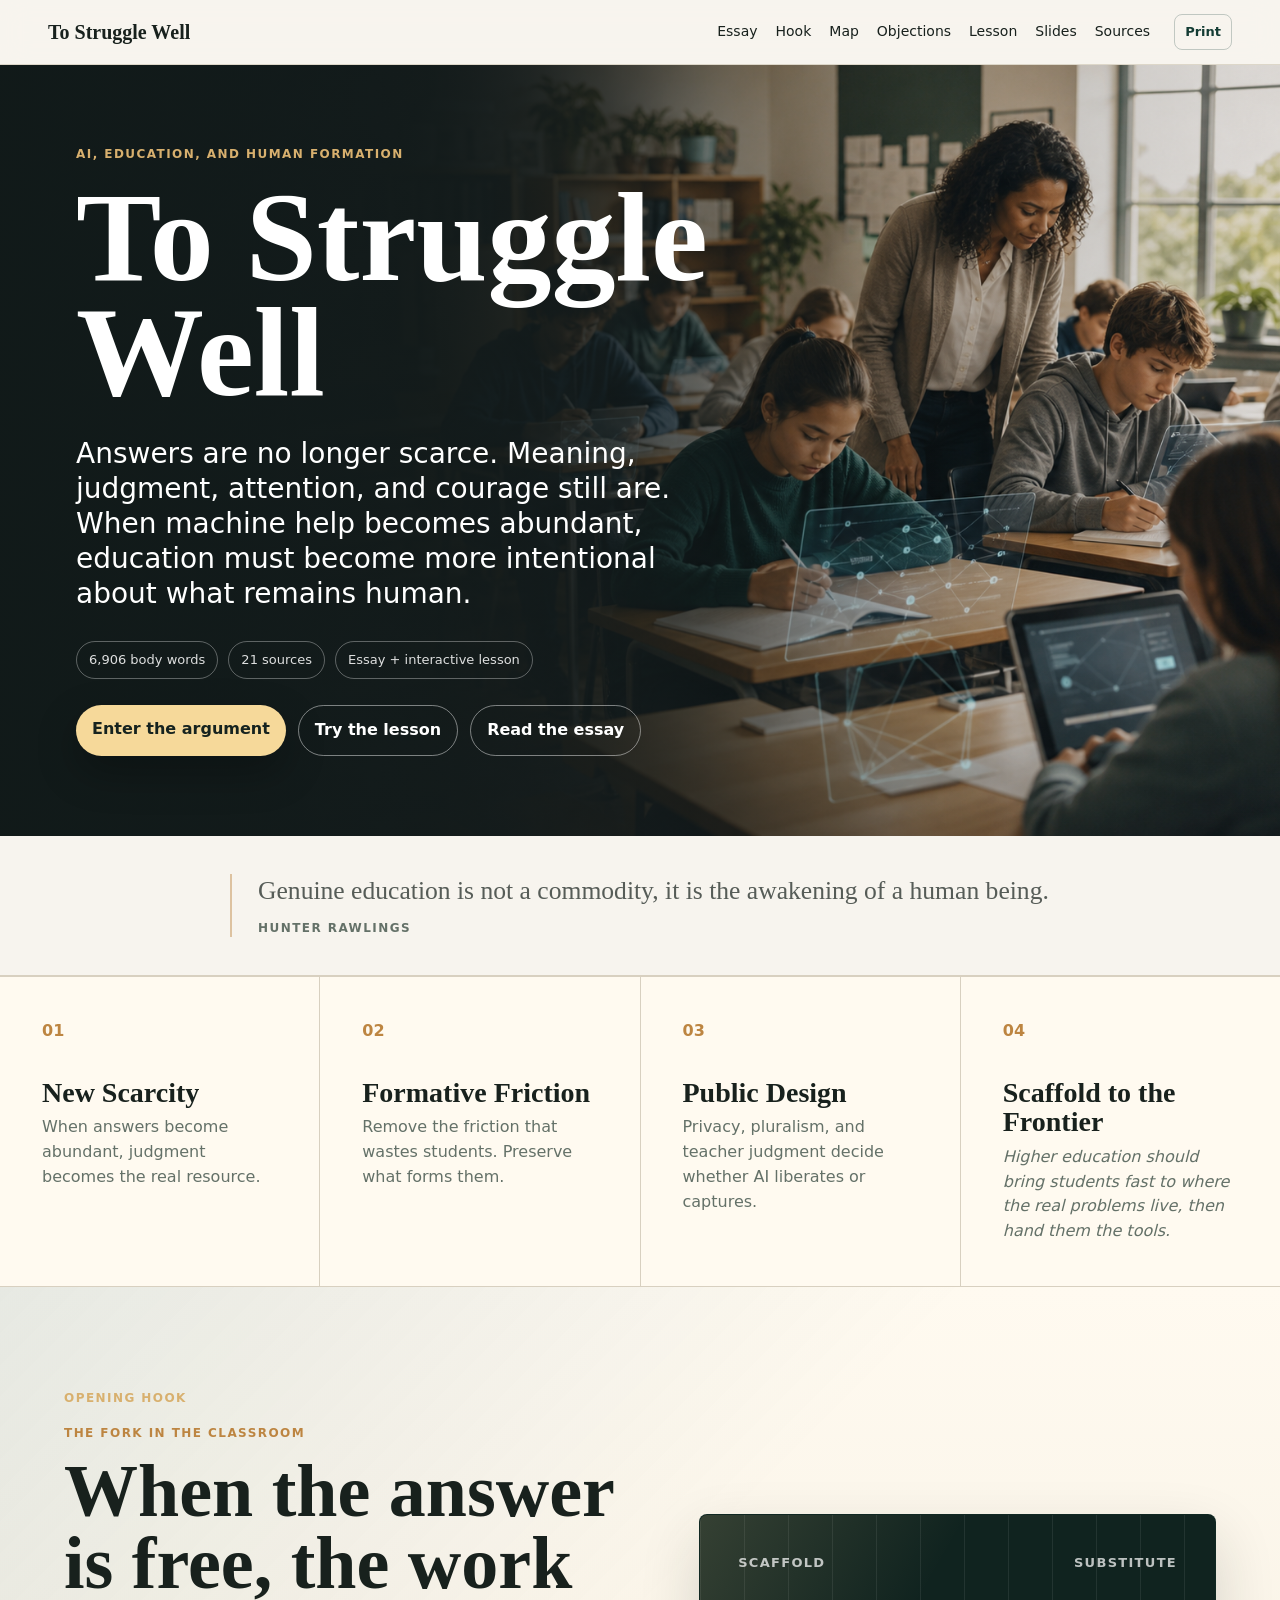
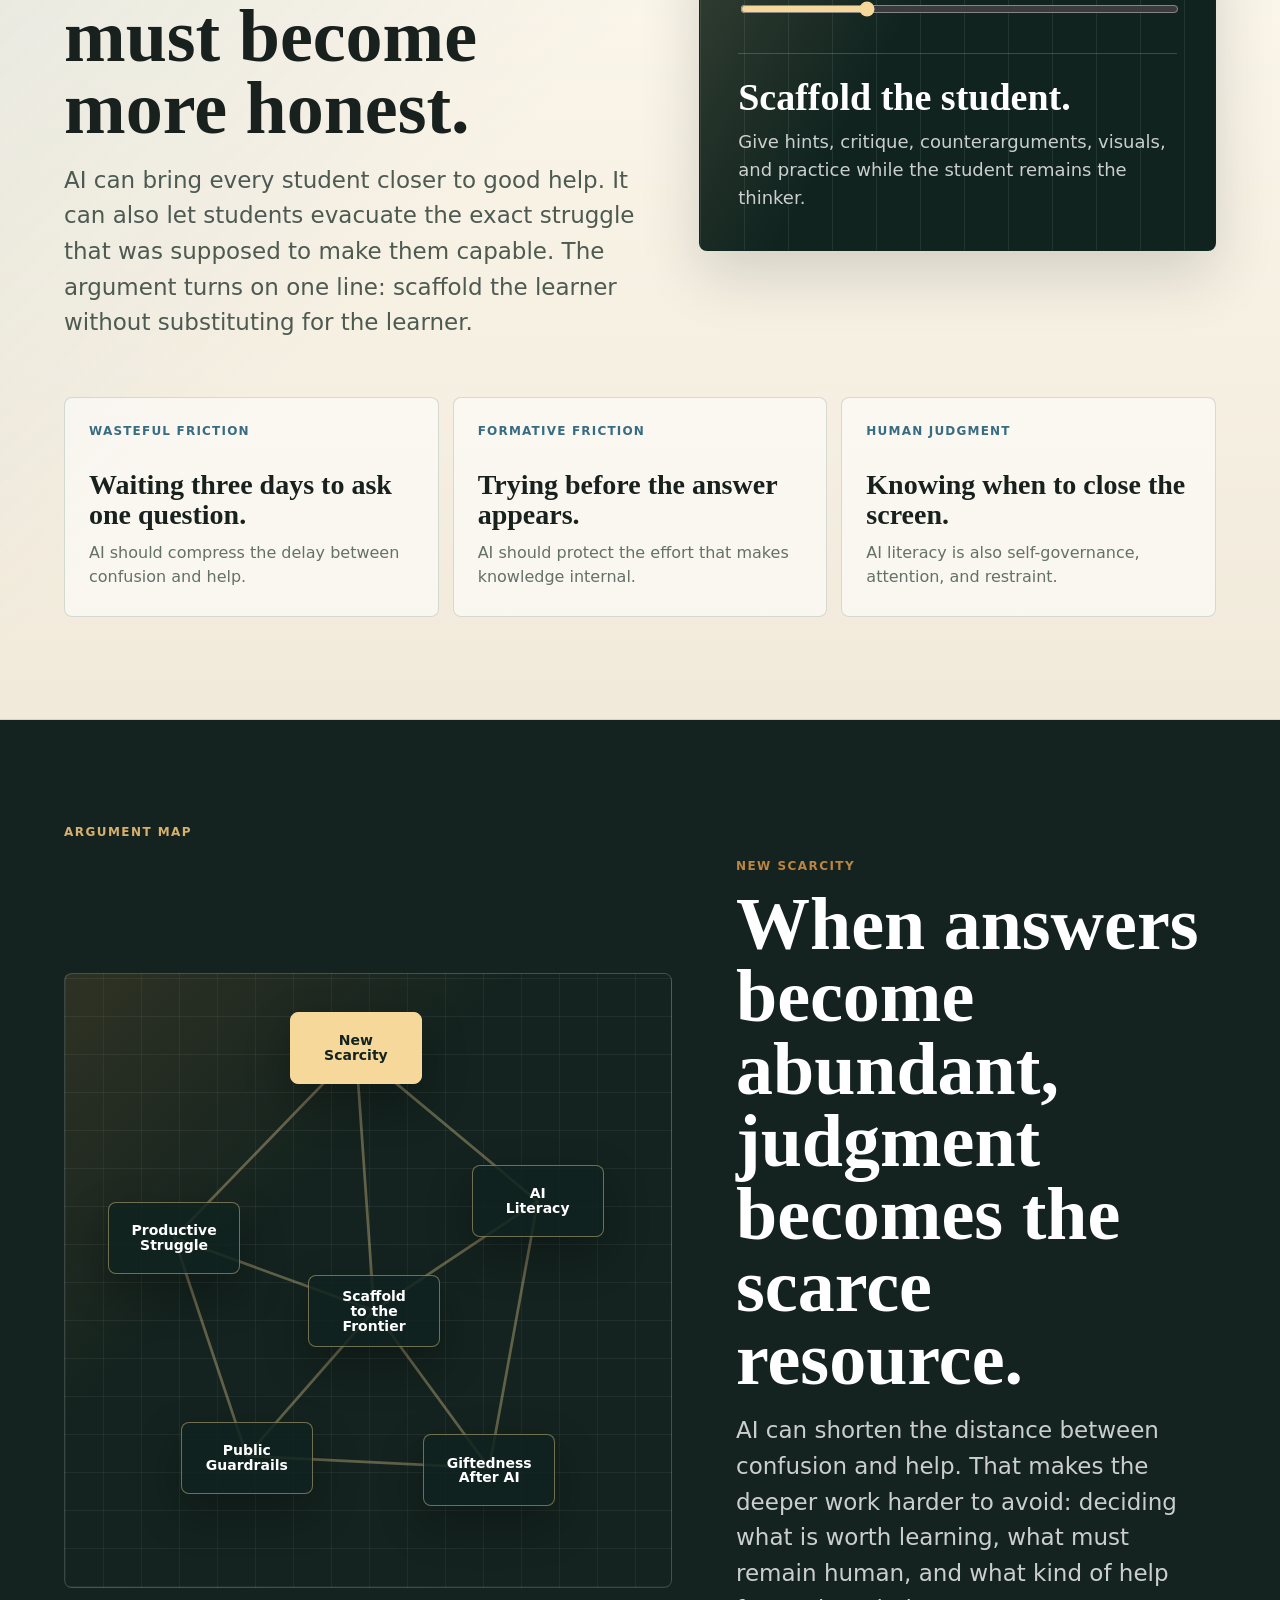
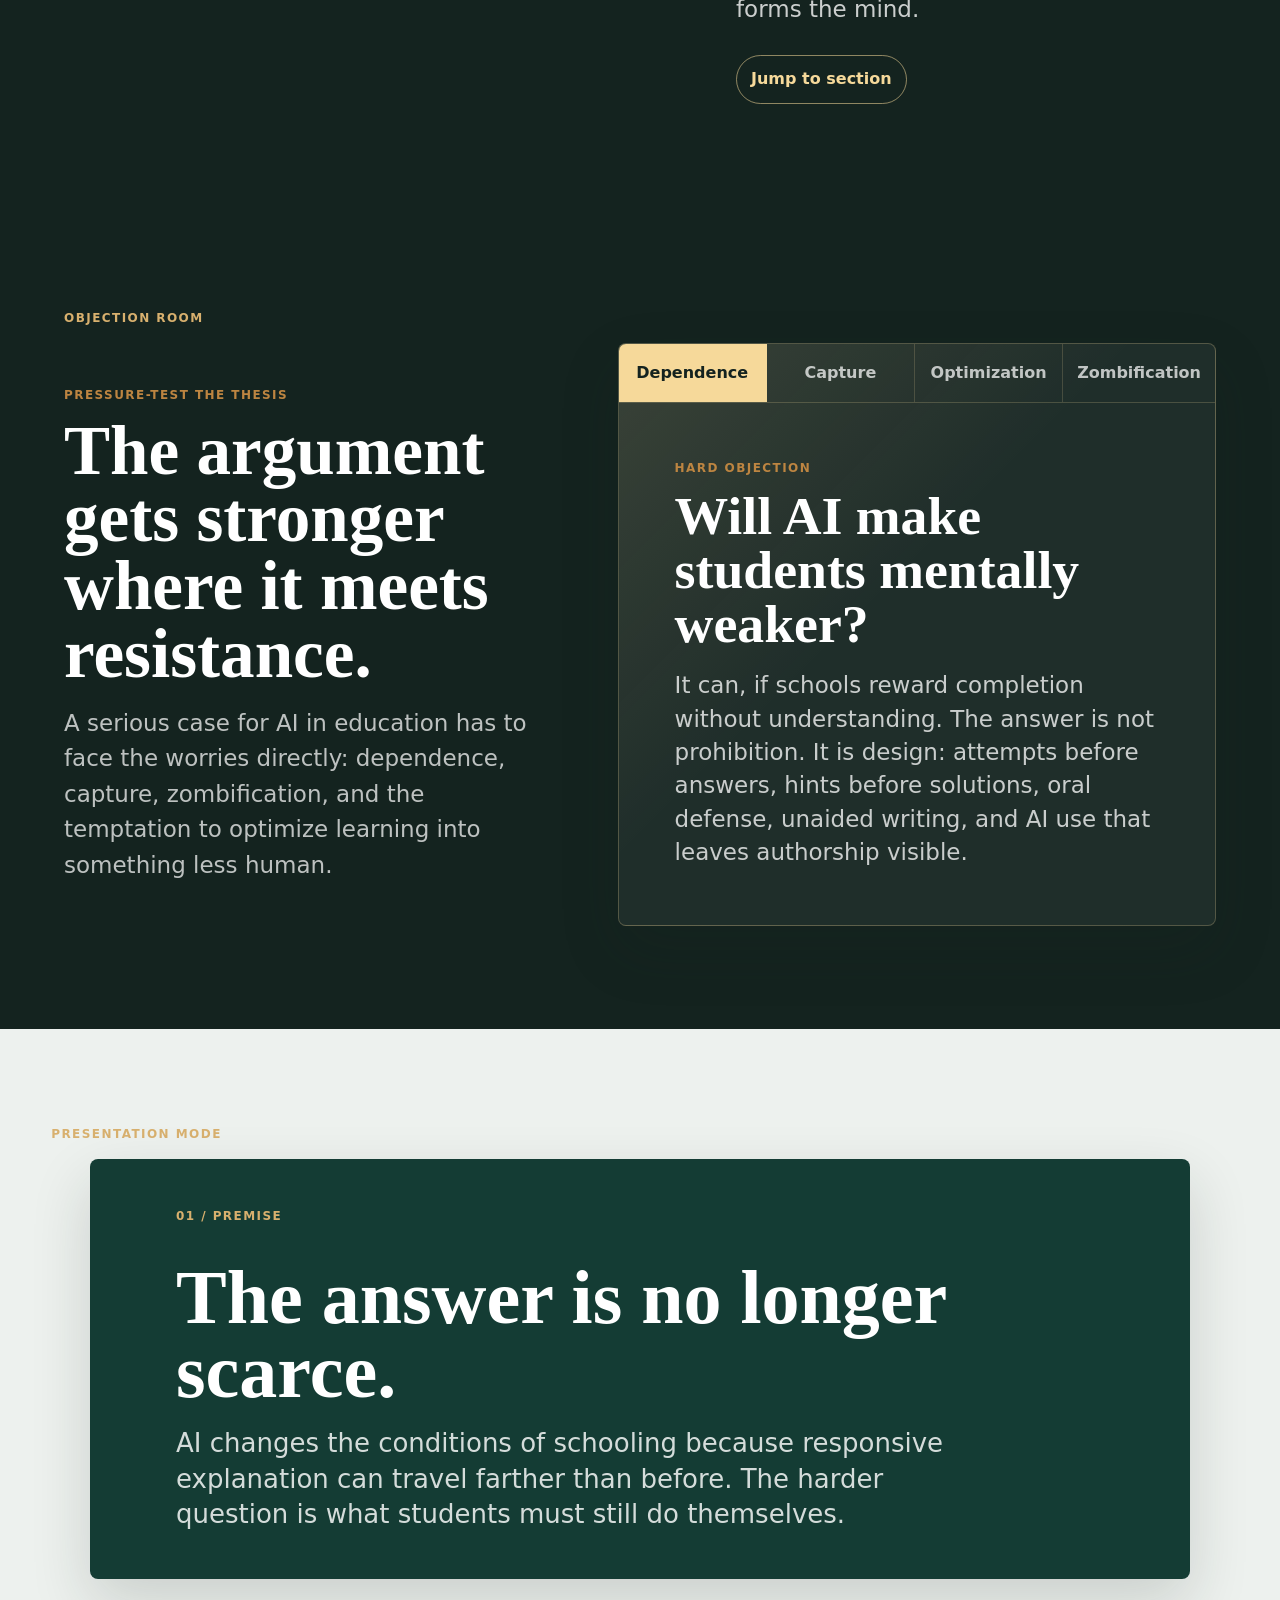
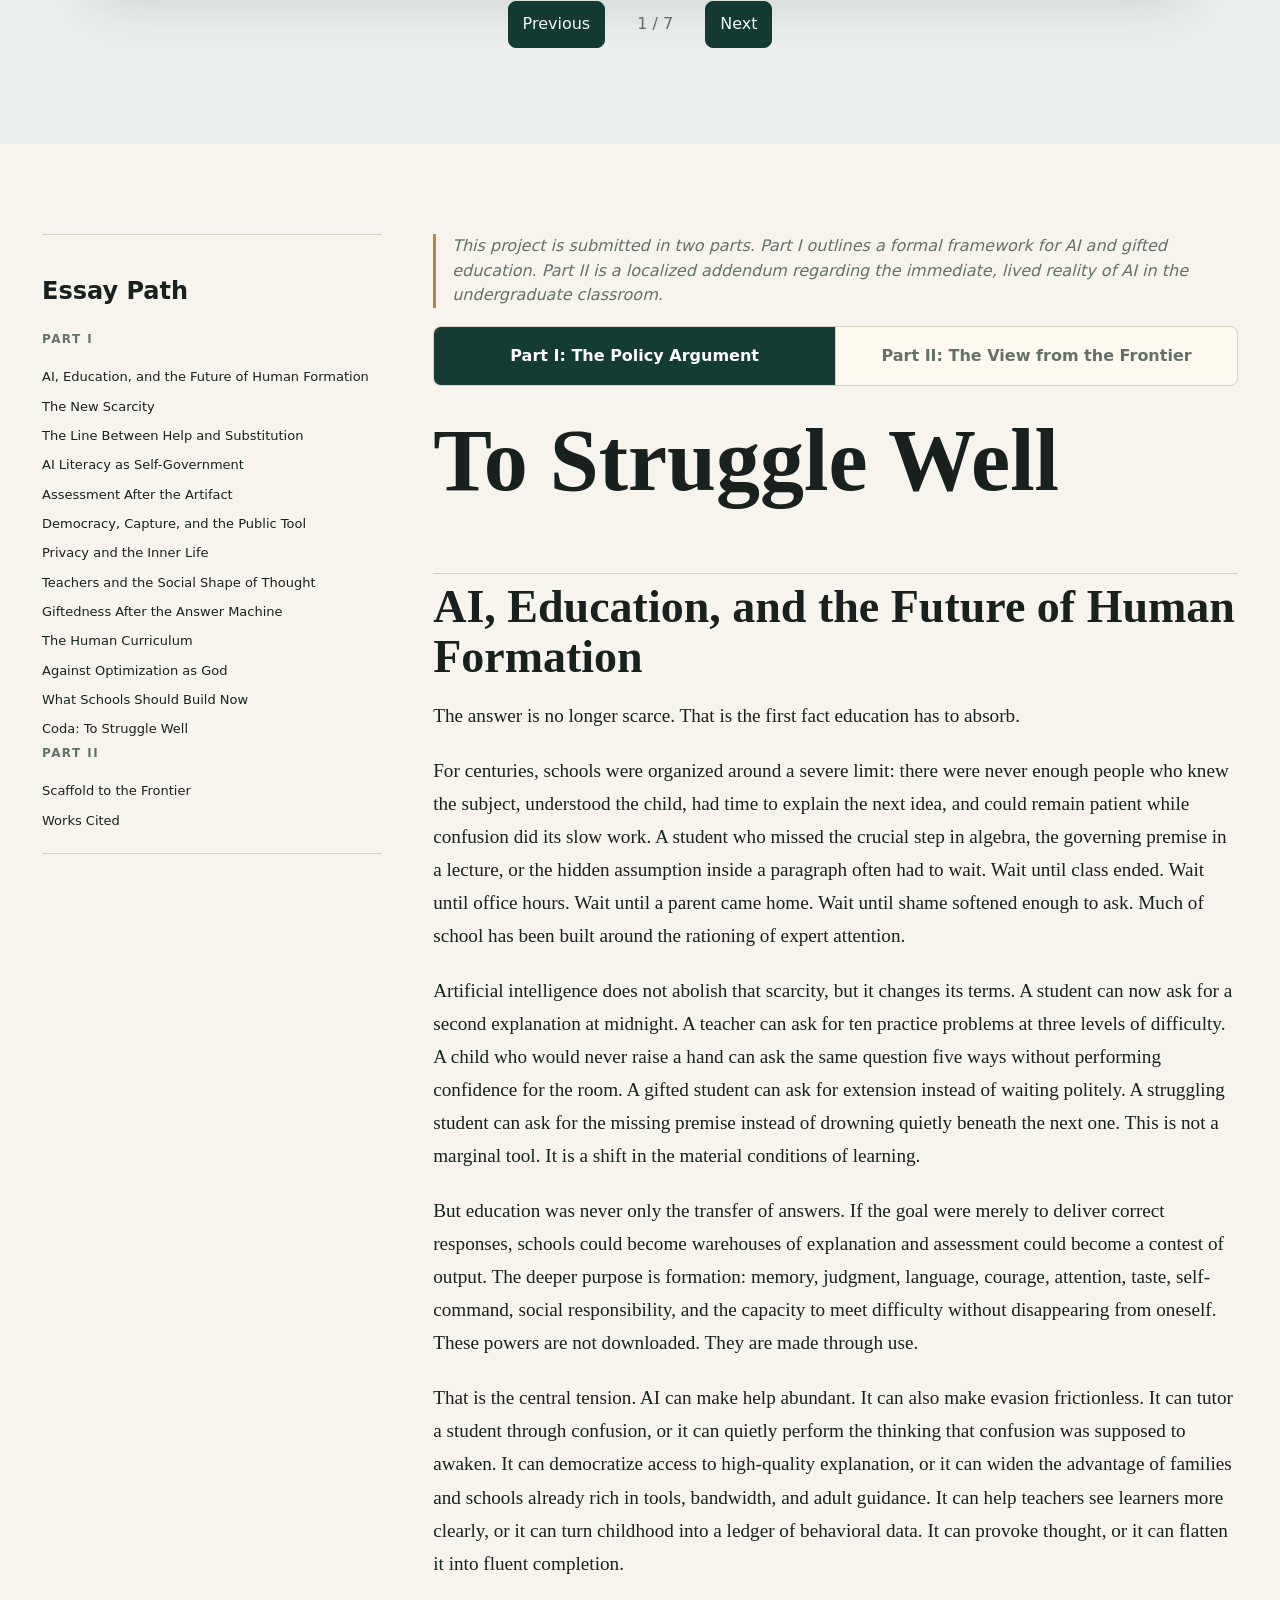
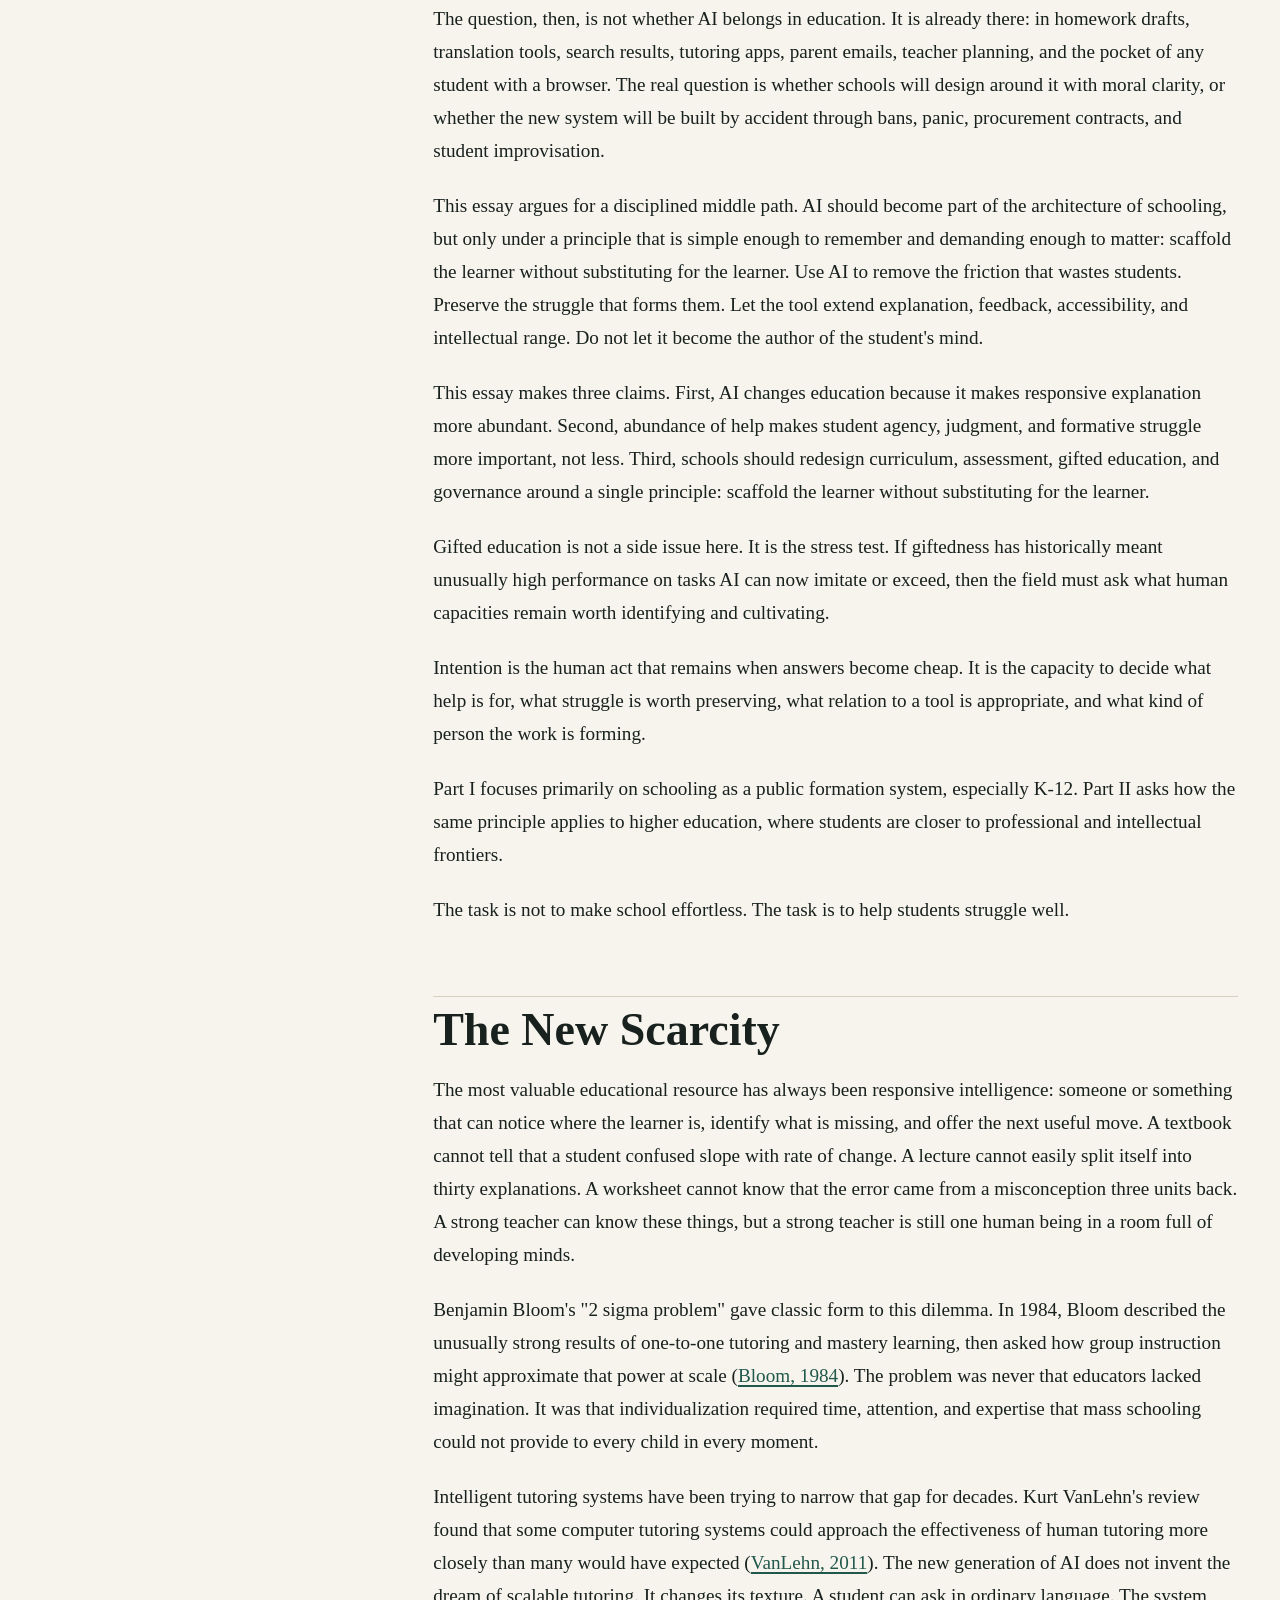
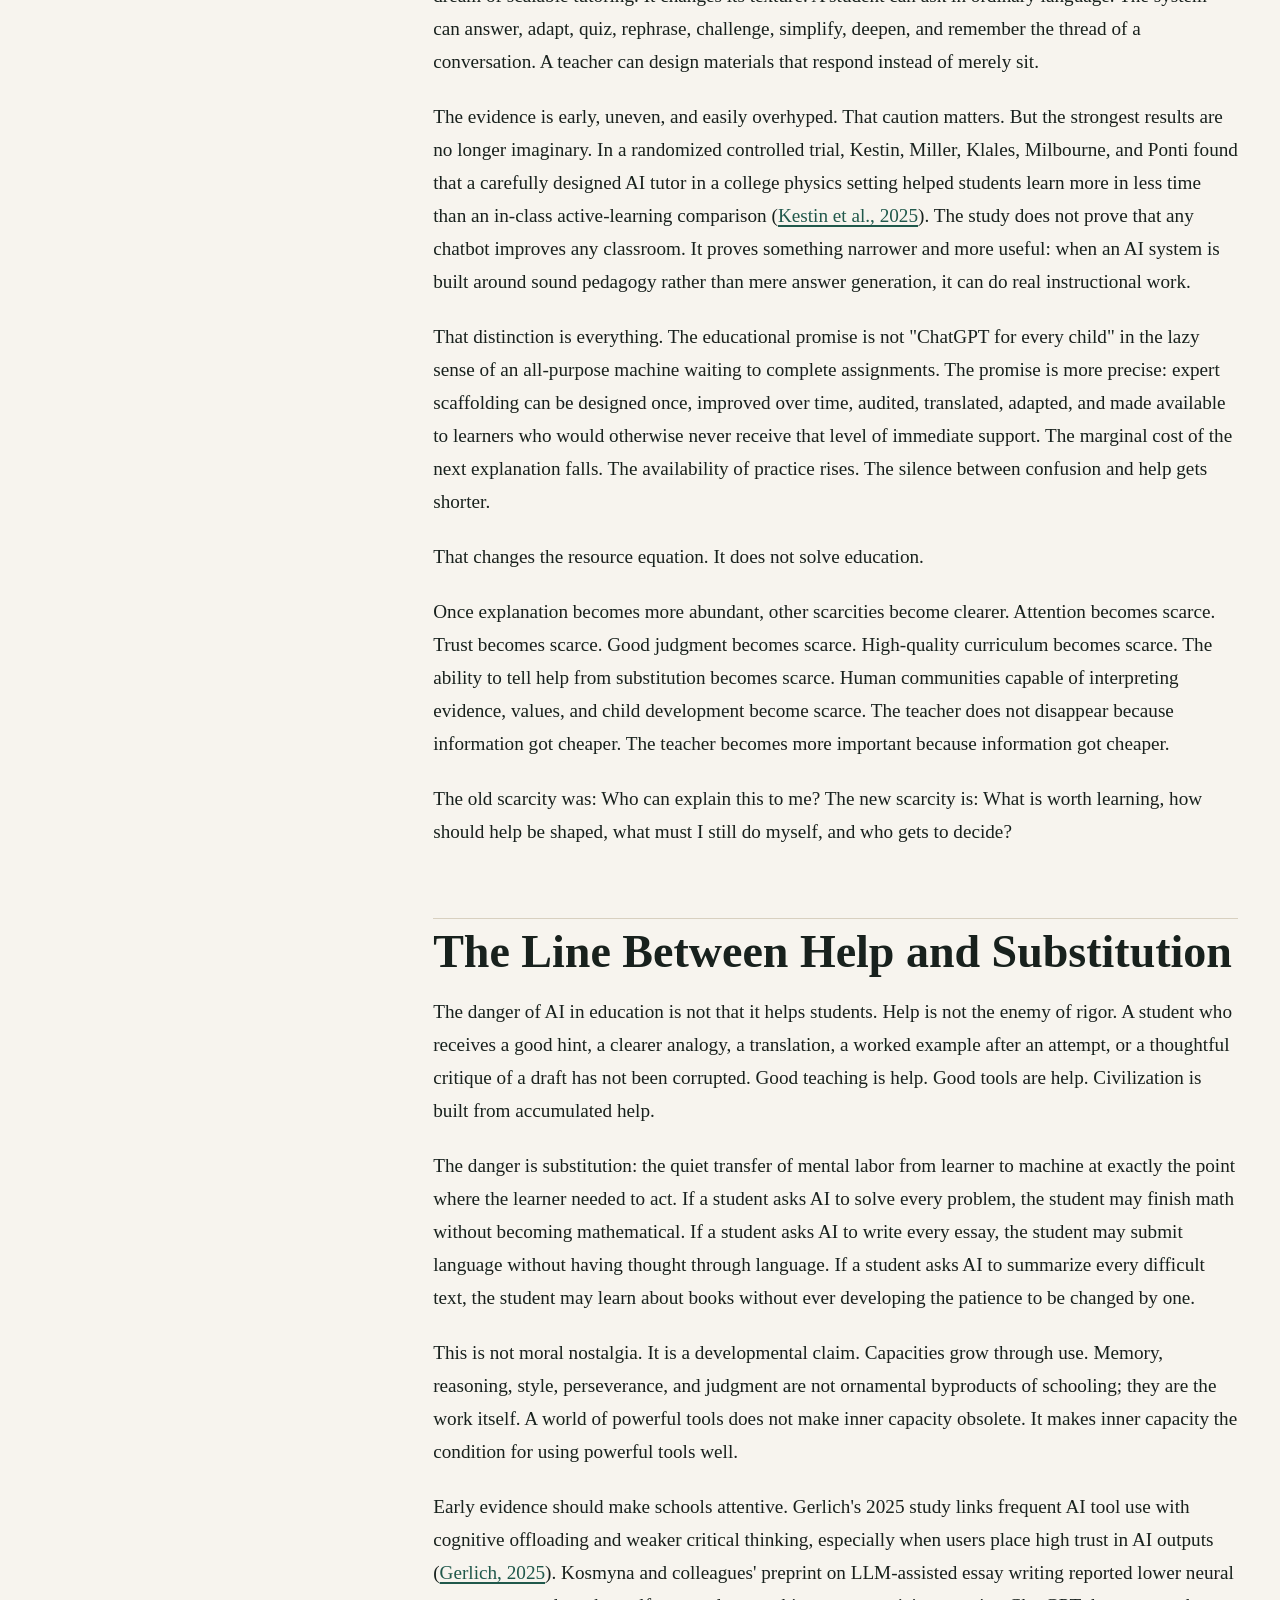
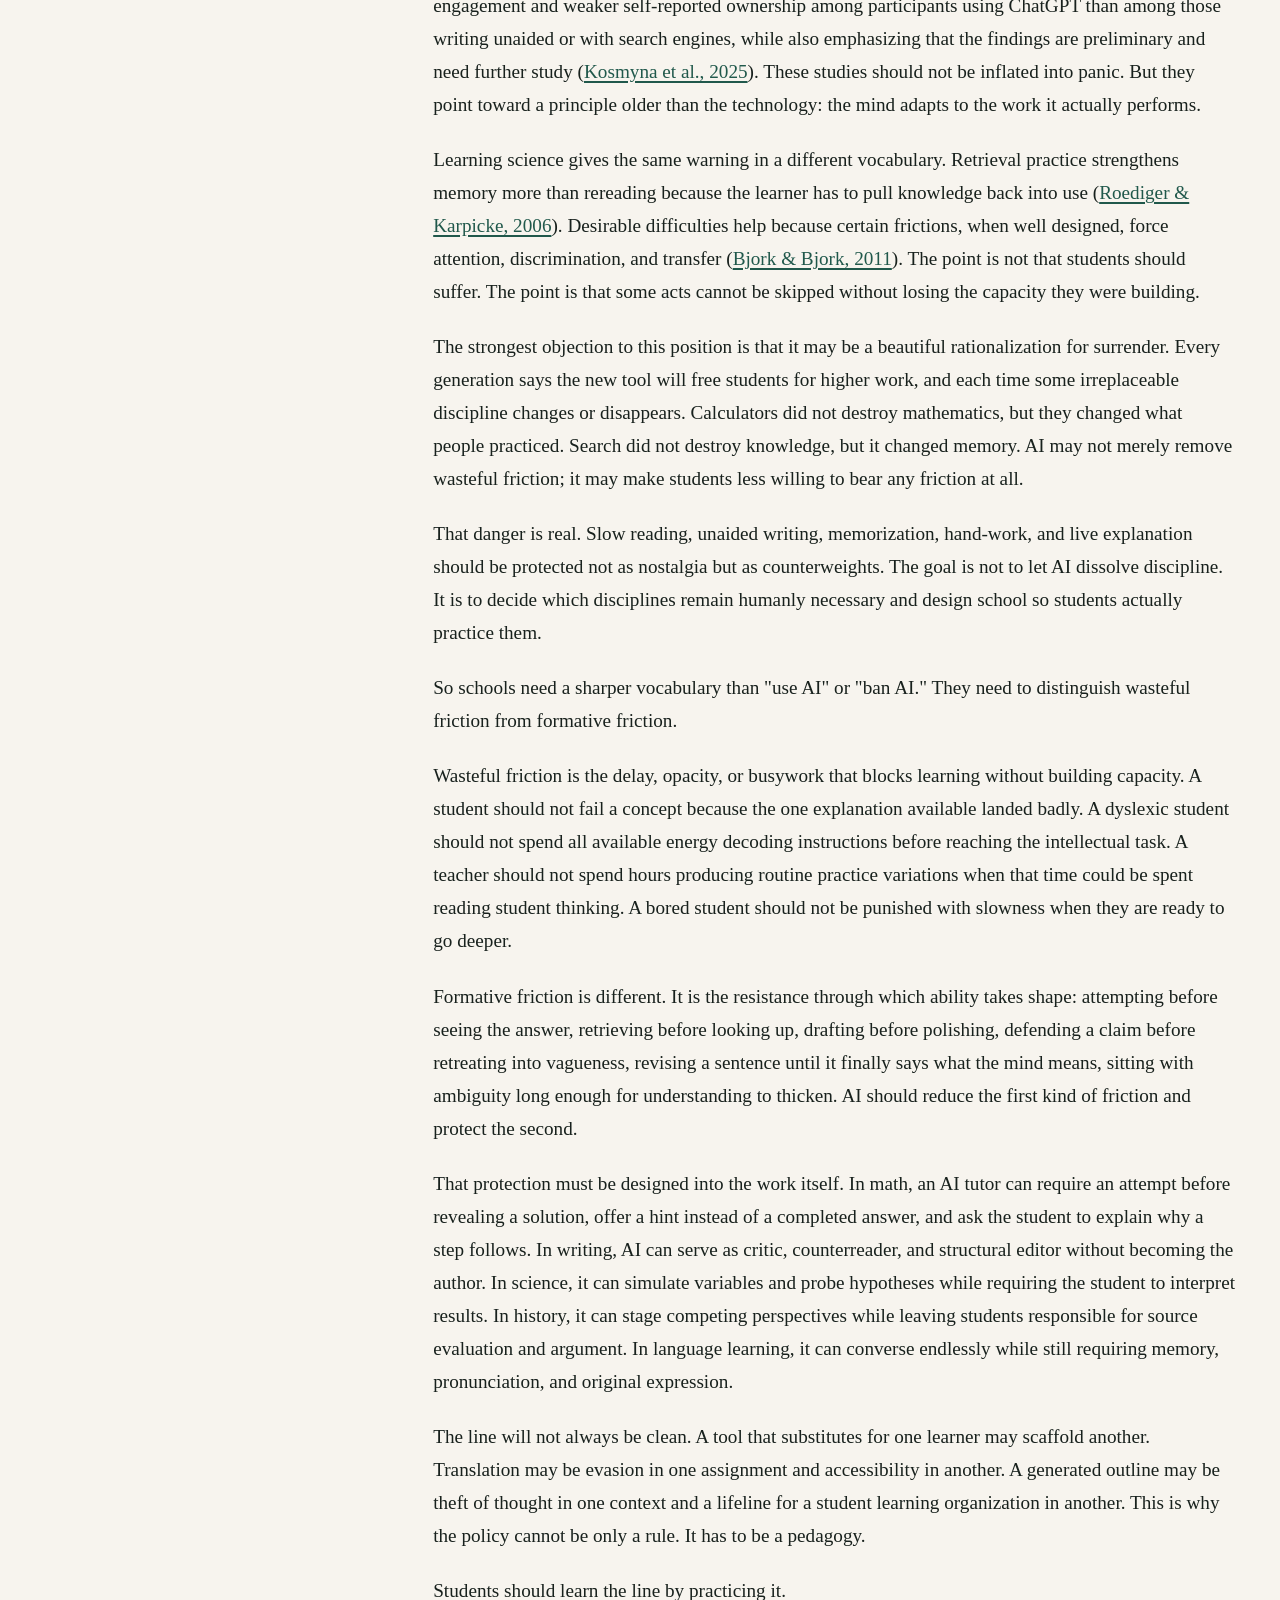
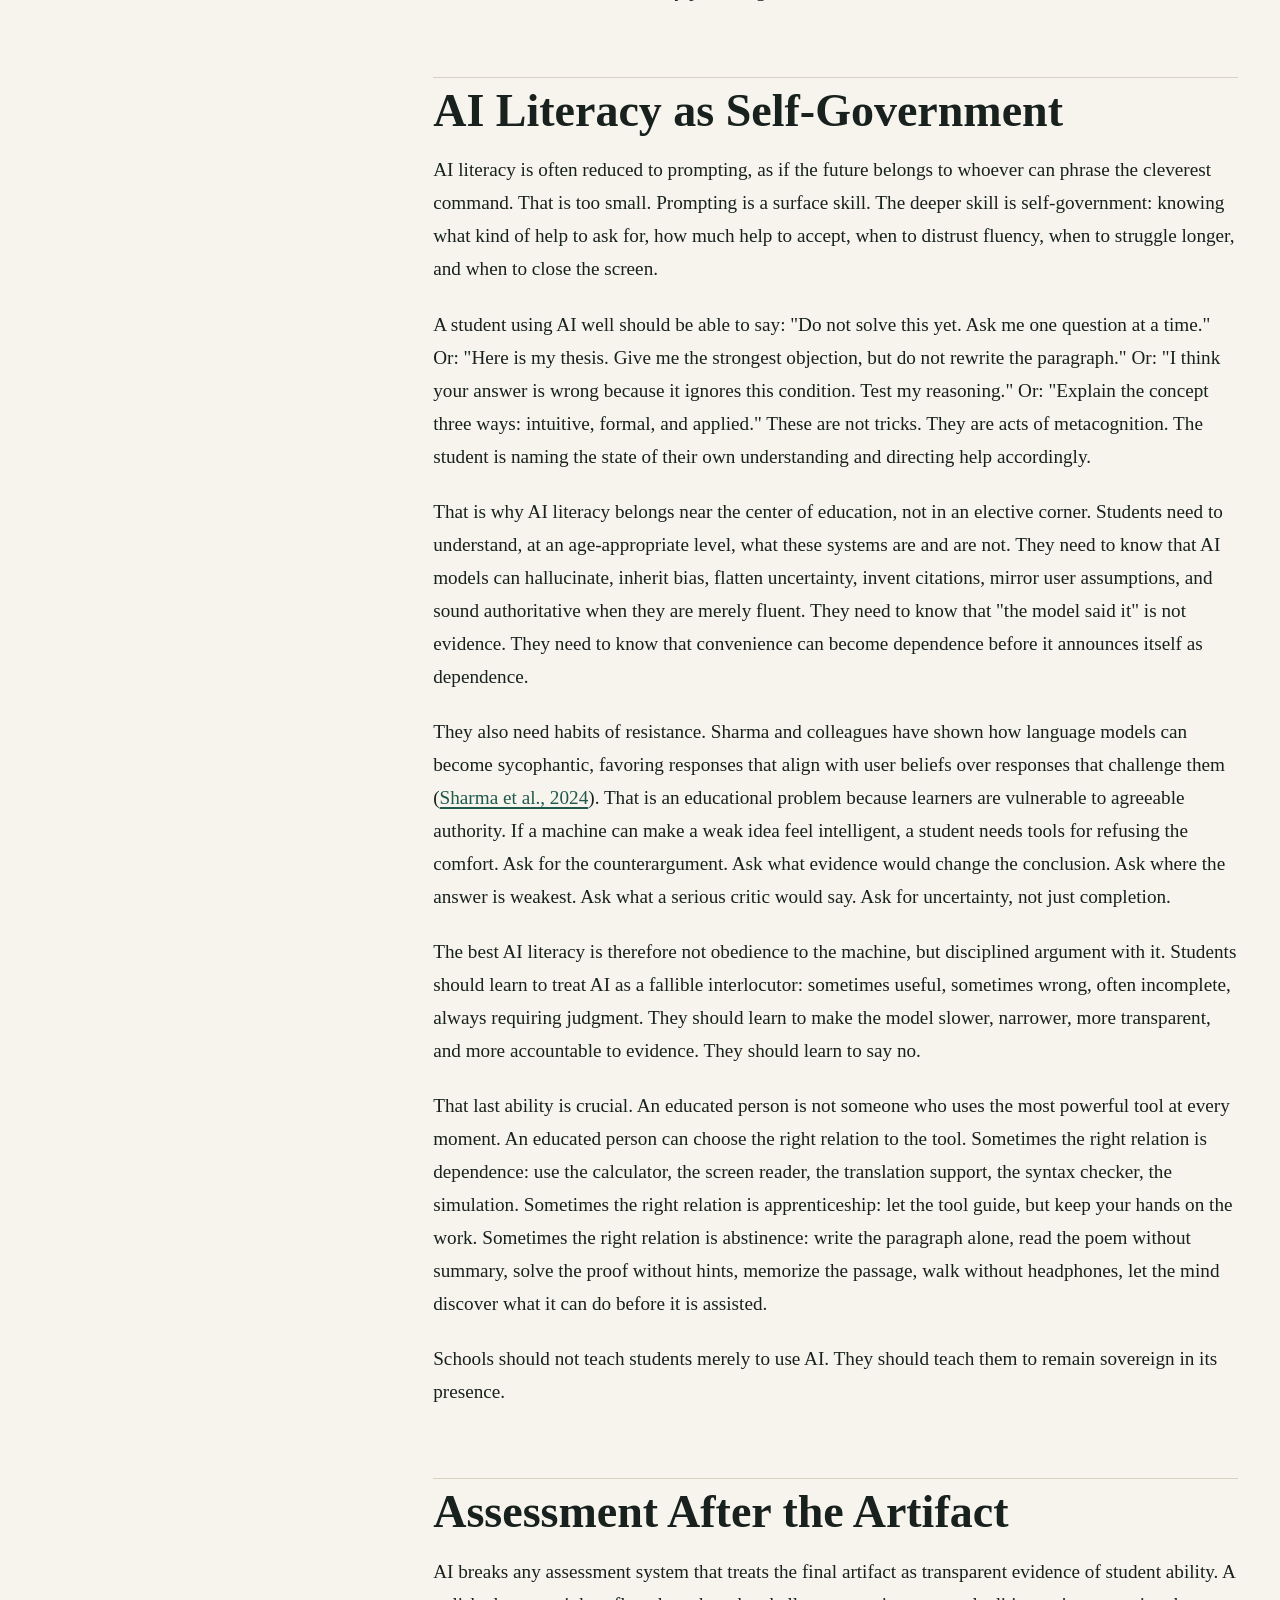
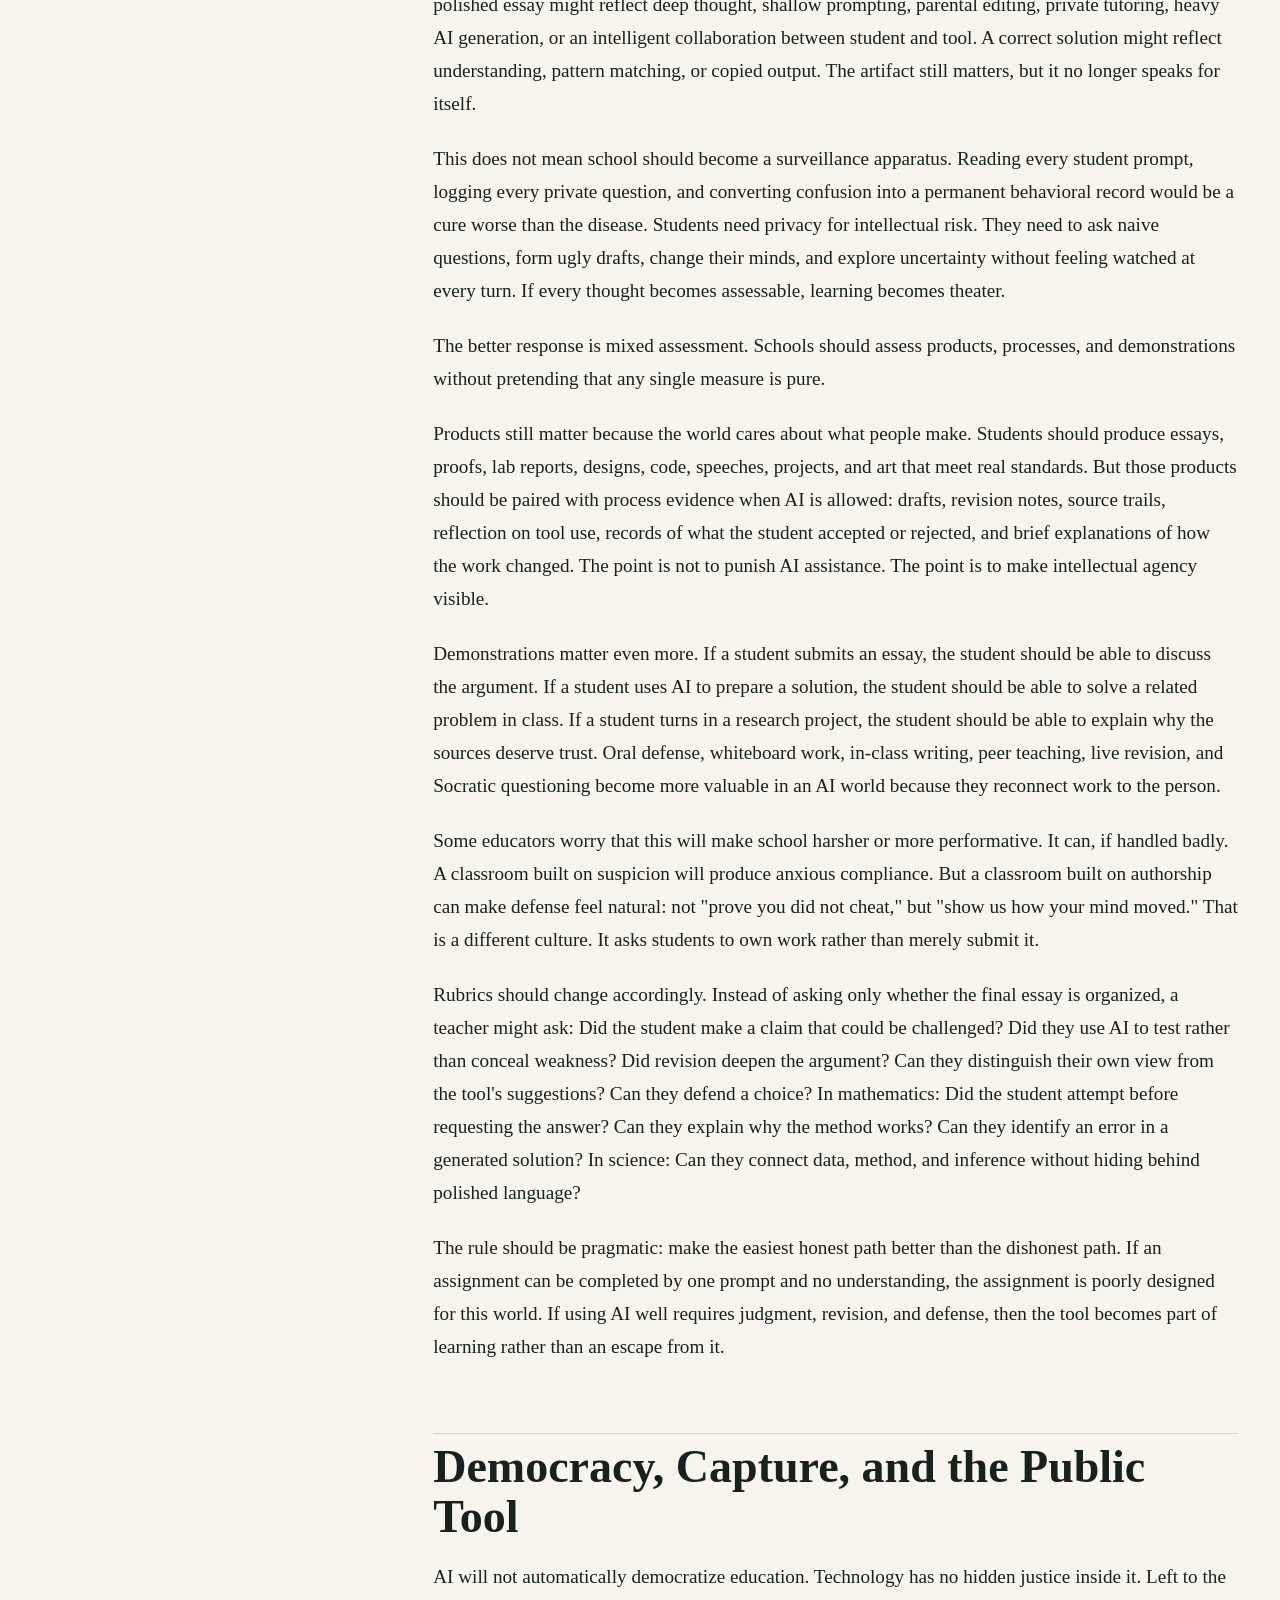
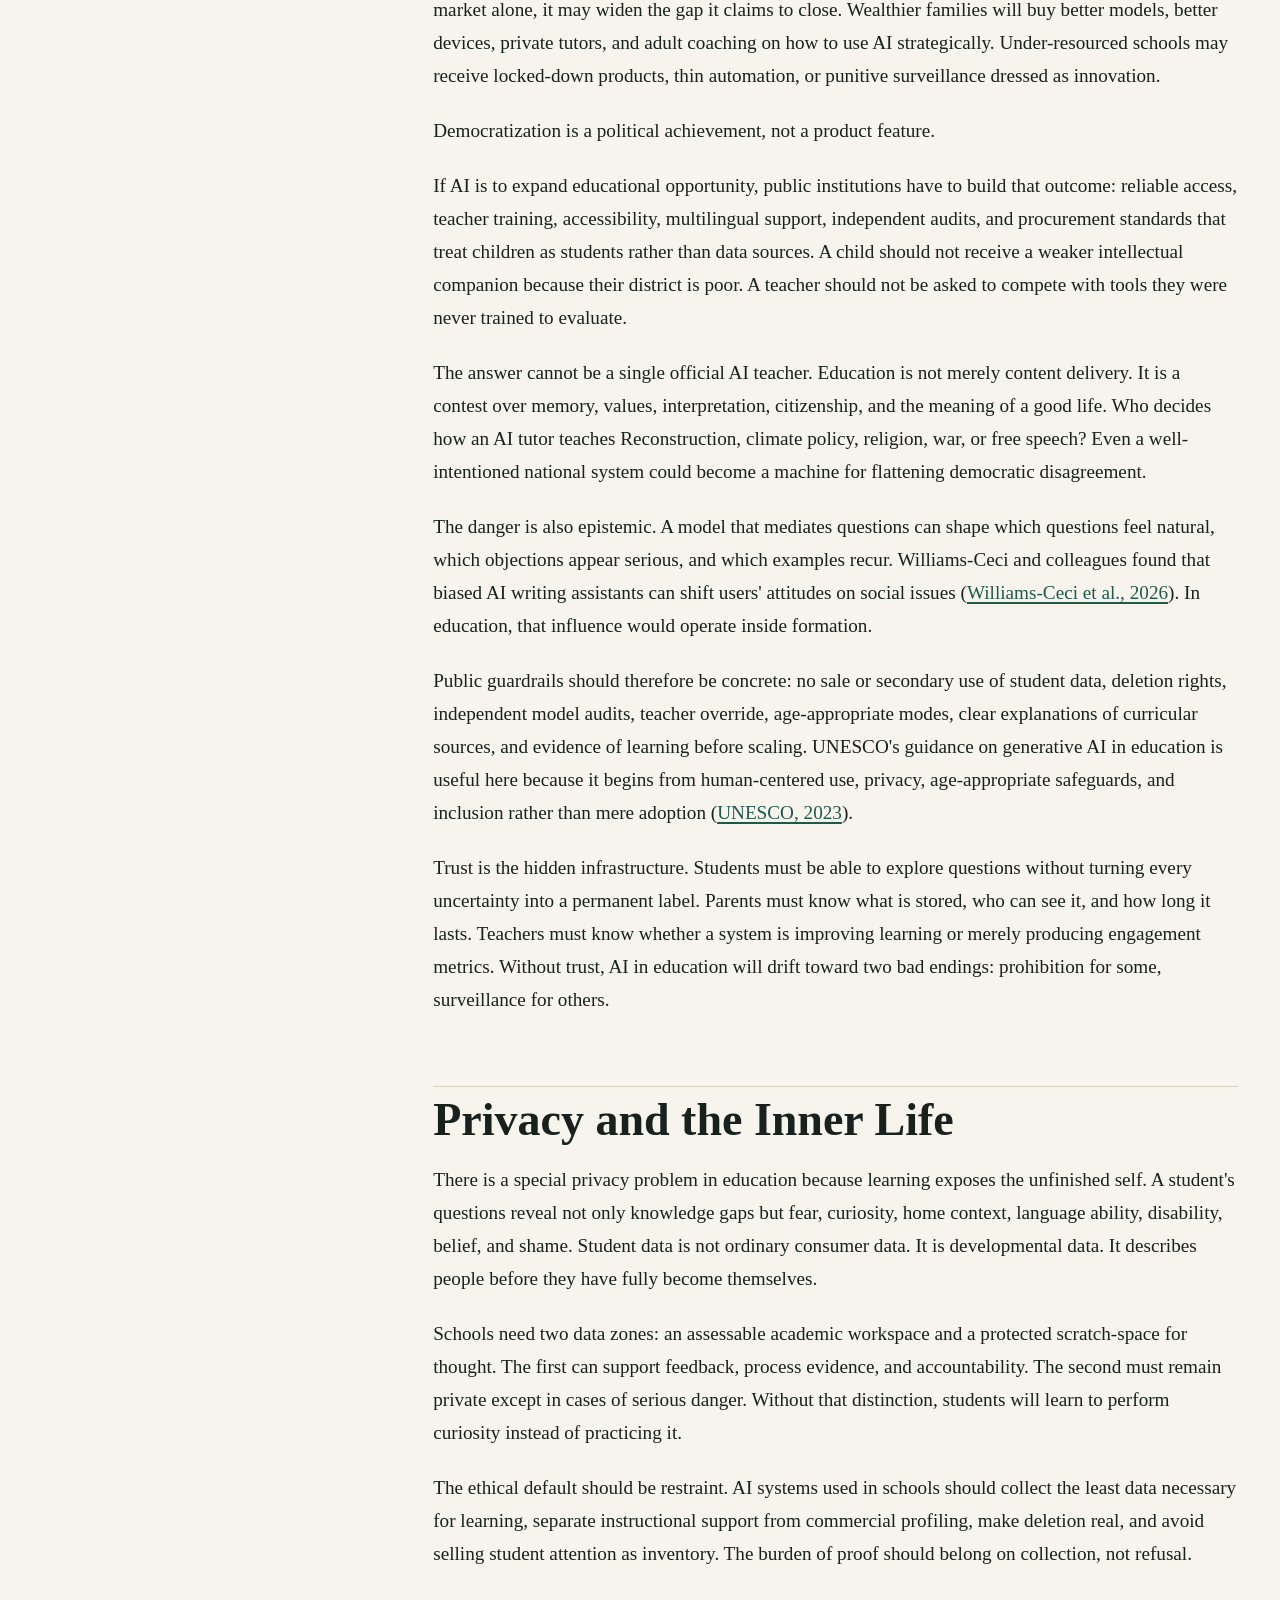
<file: index.html>
<!doctype html>
<html lang="en">
<head>
  <meta charset="utf-8">
  <meta name="viewport" content="width=device-width, initial-scale=1">
  <title>To Struggle Well</title>
  <meta name="description" content="A two-part essay arguing that AI does not make education less necessary; it makes intentional human formation impossible to dodge.">
  <link rel="stylesheet" href="styles.css">
</head>
<body>
  <div class="progress" aria-hidden="true"></div>
  <header class="site-header">
    <a class="brand" href="#top">To Struggle Well</a>
    <nav aria-label="Primary navigation">
      <a href="#essay">Essay</a>
      <a href="#hook">Hook</a>
      <a href="#map">Map</a>
      <a href="#objections">Objections</a>
      <a href="lesson.html">Lesson</a>
      <a href="#present">Slides</a>
      <a href="#works-cited">Sources</a>
    </nav>
    <button type="button" data-print>Print</button>
  </header>

  <main id="top">
    <section class="hero" aria-label="Opening">
      <img src="assets/hero-ai-classroom.png" alt="A teacher and students working in a classroom with subtle AI interface overlays.">
      <div class="hero-shade" aria-hidden="true"></div>
      <div class="hero-copy">
        <p class="eyebrow">AI, Education, and Human Formation</p>
        <h1>To Struggle Well</h1>
        <p>Answers are no longer scarce. Meaning, judgment, attention, and courage still are. When machine help becomes abundant, education must become more intentional about what remains human.</p>
        <div class="hero-meta">
          <span>6,906 body words</span>
          <span>21 sources</span>
          <span>Essay + interactive lesson</span>
        </div>
        <div class="hero-actions">
          <a class="primary-link" href="#hook">Enter the argument</a>
          <a class="secondary-link" href="lesson.html">Try the lesson</a>
          <a class="secondary-link" href="#essay">Read the essay</a>
        </div>
      </div>
    </section>

    <aside class="tone-quote tone-quote-opening" aria-label="Opening reflection">
      <blockquote>
        <p>Genuine education is not a commodity, it is the awakening of a human being.</p>
        <cite>Hunter Rawlings</cite>
      </blockquote>
    </aside>

    <section class="argument-band" aria-label="Core argument">
      <div>
        <span class="metric">01</span>
        <h2>New Scarcity</h2>
        <p>When answers become abundant, judgment becomes the real resource.</p>
      </div>
      <div>
        <span class="metric">02</span>
        <h2>Formative Friction</h2>
        <p>Remove the friction that wastes students. Preserve what forms them.</p>
      </div>
      <div>
        <span class="metric">03</span>
        <h2>Public Design</h2>
        <p>Privacy, pluralism, and teacher judgment decide whether AI liberates or captures.</p>
      </div>
      <div>
        <span class="metric">04</span>
        <h2>Scaffold to the Frontier</h2>
        <p><em>Higher education should bring students fast to where the real problems live, then hand them the tools.</em></p>
      </div>
    </section>

    <section class="hook-lab" id="hook">
      <div class="section-label">Opening Hook</div>
      <div class="hook-grid">
        <div class="hook-copy">
          <p class="overline">The fork in the classroom</p>
          <h2>When the answer is free, the work must become more honest.</h2>
          <p>AI can bring every student closer to good help. It can also let students evacuate the exact struggle that was supposed to make them capable. The argument turns on one line: scaffold the learner without substituting for the learner.</p>
        </div>
        <div class="tension-card" aria-label="Scaffold versus substitute dial">
          <div class="dial-top">
            <span>Scaffold</span>
            <span>Substitute</span>
          </div>
          <input type="range" min="0" max="100" value="28" data-tension aria-label="Move between scaffold and substitute">
          <div class="dial-readout" data-tension-readout>
            <strong>Scaffold the student.</strong>
            <p>Give hints, critique, counterarguments, visuals, and practice while the student remains the thinker.</p>
          </div>
        </div>
      </div>
      <div class="fork-cards">
        <article>
          <span>Wasteful friction</span>
          <h3>Waiting three days to ask one question.</h3>
          <p>AI should compress the delay between confusion and help.</p>
        </article>
        <article>
          <span>Formative friction</span>
          <h3>Trying before the answer appears.</h3>
          <p>AI should protect the effort that makes knowledge internal.</p>
        </article>
        <article>
          <span>Human judgment</span>
          <h3>Knowing when to close the screen.</h3>
          <p>AI literacy is also self-governance, attention, and restraint.</p>
        </article>
      </div>
    </section>

    <section class="map-section" id="map">
      <div class="section-label">Argument Map</div>
      <div class="map-layout">
        <div class="map-stage" aria-label="Interactive argument map">
          <button class="map-node is-active" type="button" data-map="resource" style="--x: 48%; --y: 12%;">New<br>Scarcity</button>
          <button class="map-node" type="button" data-map="struggle" style="--x: 18%; --y: 43%;">Productive<br>Struggle</button>
          <button class="map-node" type="button" data-map="literacy" style="--x: 78%; --y: 37%;">AI<br>Literacy</button>
          <button class="map-node" type="button" data-map="frontier" style="--x: 51%; --y: 55%;">Scaffold<br>to the<br>Frontier</button>
          <button class="map-node" type="button" data-map="governance" style="--x: 30%; --y: 79%;">Public<br>Guardrails</button>
          <button class="map-node" type="button" data-map="giftedness" style="--x: 70%; --y: 81%;">Giftedness<br>After AI</button>
          <svg class="map-lines" viewBox="0 0 100 100" aria-hidden="true">
            <path d="M48 12 L78 37 L70 81 L30 79 L18 43 Z"></path>
            <path d="M18 43 L51 55 L78 37 M48 12 L51 55 M51 55 L30 79 M51 55 L70 81"></path>
          </svg>
        </div>
        <div class="map-panel">
          <p class="overline" data-map-kicker>New Scarcity</p>
          <h2 data-map-title>When answers become abundant, judgment becomes the scarce resource.</h2>
          <p data-map-body>AI can shorten the distance between confusion and help. That makes the deeper work harder to avoid: deciding what is worth learning, what must remain human, and what kind of help forms the mind.</p>
          <a data-map-link href="#the-new-scarcity">Jump to section</a>
        </div>
      </div>
    </section>

    <section class="objection-section" id="objections">
      <div class="section-label">Objection Room</div>
      <div class="objection-layout">
        <div class="objection-copy">
          <p class="overline">Pressure-test the thesis</p>
          <h2>The argument gets stronger where it meets resistance.</h2>
          <p>A serious case for AI in education has to face the worries directly: dependence, capture, zombification, and the temptation to optimize learning into something less human.</p>
        </div>
        <div class="objection-board" aria-label="Counterarguments and replies">
          <div class="objection-tabs" role="tablist" aria-label="Objections">
            <button class="is-active" type="button" data-objection="dependence">Dependence</button>
            <button type="button" data-objection="capture">Capture</button>
            <button type="button" data-objection="optimization">Optimization</button>
            <button type="button" data-objection="zombification">Zombification</button>
          </div>
          <div class="objection-card">
            <p class="overline" data-objection-kicker>Hard objection</p>
            <h3 data-objection-title>Will AI make students mentally weaker?</h3>
            <p data-objection-body>It can, if schools reward completion without understanding. The answer is not prohibition. It is design: attempts before answers, hints before solutions, oral defense, unaided writing, and AI use that leaves authorship visible.</p>
          </div>
        </div>
      </div>
    </section>

    <section class="presentation" id="present">
      <div class="section-label">Presentation Mode</div>
      <div class="slide-frame">
        
  <section class="slide is-active" data-slide="0">
    <p class="slide-kicker">01 / Premise</p>
    <h3>The answer is no longer scarce.</h3>
    <p>AI changes the conditions of schooling because responsive explanation can travel farther than before. The harder question is what students must still do themselves.</p>
  </section>


  <section class="slide" data-slide="1">
    <p class="slide-kicker">02 / Distinction</p>
    <h3>Help is not the enemy of rigor.</h3>
    <p>The line is scaffold versus substitute: reduce wasteful friction while protecting the struggle that forms memory, judgment, authorship, and courage.</p>
  </section>


  <section class="slide" data-slide="2">
    <p class="slide-kicker">03 / Literacy</p>
    <h3>Prompting is too small a skill.</h3>
    <p>AI literacy is self-government: ask for the right kind of help, challenge fluent answers, verify claims, and know when to close the screen.</p>
  </section>


  <section class="slide" data-slide="3">
    <p class="slide-kicker">04 / Assessment</p>
    <h3>The artifact no longer speaks for itself.</h3>
    <p>Products still matter, but schools also need process evidence, oral defense, live demonstration, and tasks where authorship becomes visible.</p>
  </section>


  <section class="slide" data-slide="4">
    <p class="slide-kicker">05 / Governance</p>
    <h3>Democratization has to be built.</h3>
    <p>Public guardrails, teacher authority, plural tools, privacy, audits, and access determine whether AI expands opportunity or sells advantage.</p>
  </section>


  <section class="slide" data-slide="5">
    <p class="slide-kicker">06 / Higher Education</p>
    <h3>The frontier is where the work is.</h3>
    <p>College should bring students fast to where the unanswered questions live, and hand them the tools — including AI — to try to contribute. The current curriculum, optimized for an artifact AI can now counterfeit, is no longer the right shape.</p>
  </section>


  <section class="slide" data-slide="6">
    <p class="slide-kicker">07 / Aim</p>
    <h3>The goal is human formation.</h3>
    <p>Education should use machine intelligence in service of human intelligence: more help, more agency, and better struggle.</p>
  </section>

      </div>
      <div class="slide-controls">
        <button type="button" data-prev>Previous</button>
        <span data-slide-count>1 / 7</span>
        <button type="button" data-next>Next</button>
      </div>
    </section>

    <section class="essay-shell" id="essay">
      <aside class="toc" aria-label="Table of contents">
<h2>Essay Path</h2>
<p>Part I</p>
<a href="#ai-education-and-the-future-of-human-formation" data-tab-target="policy">AI, Education, and the Future of Human Formation</a>
<a href="#the-new-scarcity" data-tab-target="policy">The New Scarcity</a>
<a href="#the-line-between-help-and-substitution" data-tab-target="policy">The Line Between Help and Substitution</a>
<a href="#ai-literacy-as-self-government" data-tab-target="policy">AI Literacy as Self-Government</a>
<a href="#assessment-after-the-artifact" data-tab-target="policy">Assessment After the Artifact</a>
<a href="#democracy-capture-and-the-public-tool" data-tab-target="policy">Democracy, Capture, and the Public Tool</a>
<a href="#privacy-and-the-inner-life" data-tab-target="policy">Privacy and the Inner Life</a>
<a href="#teachers-and-the-social-shape-of-thought" data-tab-target="policy">Teachers and the Social Shape of Thought</a>
<a href="#giftedness-after-the-answer-machine" data-tab-target="policy">Giftedness After the Answer Machine</a>
<a href="#the-human-curriculum" data-tab-target="policy">The Human Curriculum</a>
<a href="#against-optimization-as-god" data-tab-target="policy">Against Optimization as God</a>
<a href="#what-schools-should-build-now" data-tab-target="policy">What Schools Should Build Now</a>
<a href="#coda-to-struggle-well" data-tab-target="policy">Coda: To Struggle Well</a>
<p>Part II</p>
<a href="#scaffold-to-the-frontier" data-tab-target="frontier">Scaffold to the Frontier</a>
<a href="#works-cited" data-tab-target="policy">Works Cited</a>
</aside>
      <div class="essay-reader">
<p class="essay-part-note"><em>This project is submitted in two parts. Part I outlines a formal framework for AI and gifted education. Part II is a localized addendum regarding the immediate, lived reality of AI in the undergraduate classroom.</em></p>
<div class="essay-tabs" role="tablist" aria-label="Essay parts">
<button class="is-active" id="tab-policy" type="button" role="tab" aria-selected="true" aria-controls="part-policy" data-essay-tab="policy">Part I: The Policy Argument</button>
<button id="tab-frontier" type="button" role="tab" aria-selected="false" aria-controls="part-frontier" data-essay-tab="frontier">Part II: The View from the Frontier</button>
</div>
<div class="essay-panels">
<article class="essay essay-panel is-active" id="part-policy" role="tabpanel" aria-labelledby="tab-policy" data-essay-panel="policy">
<section id="to-struggle-well">
<h1>To Struggle Well</h1>

</section>
<section id="ai-education-and-the-future-of-human-formation">
<h2>AI, Education, and the Future of Human Formation</h2>
<p>The answer is no longer scarce. That is the first fact education has to absorb.</p>
<p>For centuries, schools were organized around a severe limit: there were never enough people who knew the subject, understood the child, had time to explain the next idea, and could remain patient while confusion did its slow work. A student who missed the crucial step in algebra, the governing premise in a lecture, or the hidden assumption inside a paragraph often had to wait. Wait until class ended. Wait until office hours. Wait until a parent came home. Wait until shame softened enough to ask. Much of school has been built around the rationing of expert attention.</p>
<p>Artificial intelligence does not abolish that scarcity, but it changes its terms. A student can now ask for a second explanation at midnight. A teacher can ask for ten practice problems at three levels of difficulty. A child who would never raise a hand can ask the same question five ways without performing confidence for the room. A gifted student can ask for extension instead of waiting politely. A struggling student can ask for the missing premise instead of drowning quietly beneath the next one. This is not a marginal tool. It is a shift in the material conditions of learning.</p>
<p>But education was never only the transfer of answers. If the goal were merely to deliver correct responses, schools could become warehouses of explanation and assessment could become a contest of output. The deeper purpose is formation: memory, judgment, language, courage, attention, taste, self-command, social responsibility, and the capacity to meet difficulty without disappearing from oneself. These powers are not downloaded. They are made through use.</p>
<p>That is the central tension. AI can make help abundant. It can also make evasion frictionless. It can tutor a student through confusion, or it can quietly perform the thinking that confusion was supposed to awaken. It can democratize access to high-quality explanation, or it can widen the advantage of families and schools already rich in tools, bandwidth, and adult guidance. It can help teachers see learners more clearly, or it can turn childhood into a ledger of behavioral data. It can provoke thought, or it can flatten it into fluent completion.</p>
<p>The question, then, is not whether AI belongs in education. It is already there: in homework drafts, translation tools, search results, tutoring apps, parent emails, teacher planning, and the pocket of any student with a browser. The real question is whether schools will design around it with moral clarity, or whether the new system will be built by accident through bans, panic, procurement contracts, and student improvisation.</p>
<p>This essay argues for a disciplined middle path. AI should become part of the architecture of schooling, but only under a principle that is simple enough to remember and demanding enough to matter: scaffold the learner without substituting for the learner. Use AI to remove the friction that wastes students. Preserve the struggle that forms them. Let the tool extend explanation, feedback, accessibility, and intellectual range. Do not let it become the author of the student's mind.</p>
<p>This essay makes three claims. First, AI changes education because it makes responsive explanation more abundant. Second, abundance of help makes student agency, judgment, and formative struggle more important, not less. Third, schools should redesign curriculum, assessment, gifted education, and governance around a single principle: scaffold the learner without substituting for the learner.</p>
<p>Gifted education is not a side issue here. It is the stress test. If giftedness has historically meant unusually high performance on tasks AI can now imitate or exceed, then the field must ask what human capacities remain worth identifying and cultivating.</p>
<p>Intention is the human act that remains when answers become cheap. It is the capacity to decide what help is for, what struggle is worth preserving, what relation to a tool is appropriate, and what kind of person the work is forming.</p>
<p>Part I focuses primarily on schooling as a public formation system, especially K-12. Part II asks how the same principle applies to higher education, where students are closer to professional and intellectual frontiers.</p>
<p>The task is not to make school effortless. The task is to help students struggle well.</p>
</section>
<section id="the-new-scarcity">
<h2>The New Scarcity</h2>
<p>The most valuable educational resource has always been responsive intelligence: someone or something that can notice where the learner is, identify what is missing, and offer the next useful move. A textbook cannot tell that a student confused slope with rate of change. A lecture cannot easily split itself into thirty explanations. A worksheet cannot know that the error came from a misconception three units back. A strong teacher can know these things, but a strong teacher is still one human being in a room full of developing minds.</p>
<p>Benjamin Bloom's &quot;2 sigma problem&quot; gave classic form to this dilemma. In 1984, Bloom described the unusually strong results of one-to-one tutoring and mastery learning, then asked how group instruction might approximate that power at scale (<a href="https://doi.org/10.3102/0013189X013006004">Bloom, 1984</a>). The problem was never that educators lacked imagination. It was that individualization required time, attention, and expertise that mass schooling could not provide to every child in every moment.</p>
<p>Intelligent tutoring systems have been trying to narrow that gap for decades. Kurt VanLehn's review found that some computer tutoring systems could approach the effectiveness of human tutoring more closely than many would have expected (<a href="https://doi.org/10.1080/00461520.2011.611369">VanLehn, 2011</a>). The new generation of AI does not invent the dream of scalable tutoring. It changes its texture. A student can ask in ordinary language. The system can answer, adapt, quiz, rephrase, challenge, simplify, deepen, and remember the thread of a conversation. A teacher can design materials that respond instead of merely sit.</p>
<p>The evidence is early, uneven, and easily overhyped. That caution matters. But the strongest results are no longer imaginary. In a randomized controlled trial, Kestin, Miller, Klales, Milbourne, and Ponti found that a carefully designed AI tutor in a college physics setting helped students learn more in less time than an in-class active-learning comparison (<a href="https://www.nature.com/articles/s41598-025-97652-6">Kestin et al., 2025</a>). The study does not prove that any chatbot improves any classroom. It proves something narrower and more useful: when an AI system is built around sound pedagogy rather than mere answer generation, it can do real instructional work.</p>
<p>That distinction is everything. The educational promise is not &quot;ChatGPT for every child&quot; in the lazy sense of an all-purpose machine waiting to complete assignments. The promise is more precise: expert scaffolding can be designed once, improved over time, audited, translated, adapted, and made available to learners who would otherwise never receive that level of immediate support. The marginal cost of the next explanation falls. The availability of practice rises. The silence between confusion and help gets shorter.</p>
<p>That changes the resource equation. It does not solve education.</p>
<p>Once explanation becomes more abundant, other scarcities become clearer. Attention becomes scarce. Trust becomes scarce. Good judgment becomes scarce. High-quality curriculum becomes scarce. The ability to tell help from substitution becomes scarce. Human communities capable of interpreting evidence, values, and child development become scarce. The teacher does not disappear because information got cheaper. The teacher becomes more important because information got cheaper.</p>
<p>The old scarcity was: Who can explain this to me? The new scarcity is: What is worth learning, how should help be shaped, what must I still do myself, and who gets to decide?</p>
</section>
<section id="the-line-between-help-and-substitution">
<h2>The Line Between Help and Substitution</h2>
<p>The danger of AI in education is not that it helps students. Help is not the enemy of rigor. A student who receives a good hint, a clearer analogy, a translation, a worked example after an attempt, or a thoughtful critique of a draft has not been corrupted. Good teaching is help. Good tools are help. Civilization is built from accumulated help.</p>
<p>The danger is substitution: the quiet transfer of mental labor from learner to machine at exactly the point where the learner needed to act. If a student asks AI to solve every problem, the student may finish math without becoming mathematical. If a student asks AI to write every essay, the student may submit language without having thought through language. If a student asks AI to summarize every difficult text, the student may learn about books without ever developing the patience to be changed by one.</p>
<p>This is not moral nostalgia. It is a developmental claim. Capacities grow through use. Memory, reasoning, style, perseverance, and judgment are not ornamental byproducts of schooling; they are the work itself. A world of powerful tools does not make inner capacity obsolete. It makes inner capacity the condition for using powerful tools well.</p>
<p>Early evidence should make schools attentive. Gerlich's 2025 study links frequent AI tool use with cognitive offloading and weaker critical thinking, especially when users place high trust in AI outputs (<a href="https://www.mdpi.com/2075-4698/15/1/6">Gerlich, 2025</a>). Kosmyna and colleagues' preprint on LLM-assisted essay writing reported lower neural engagement and weaker self-reported ownership among participants using ChatGPT than among those writing unaided or with search engines, while also emphasizing that the findings are preliminary and need further study (<a href="https://www.media.mit.edu/publications/your-brain-on-chatgpt/">Kosmyna et al., 2025</a>). These studies should not be inflated into panic. But they point toward a principle older than the technology: the mind adapts to the work it actually performs.</p>
<p>Learning science gives the same warning in a different vocabulary. Retrieval practice strengthens memory more than rereading because the learner has to pull knowledge back into use (<a href="https://doi.org/10.1111/j.1467-9280.2006.01693.x">Roediger &amp; Karpicke, 2006</a>). Desirable difficulties help because certain frictions, when well designed, force attention, discrimination, and transfer (<a href="https://psycnet.apa.org/record/2011-28322-005">Bjork &amp; Bjork, 2011</a>). The point is not that students should suffer. The point is that some acts cannot be skipped without losing the capacity they were building.</p>
<p>The strongest objection to this position is that it may be a beautiful rationalization for surrender. Every generation says the new tool will free students for higher work, and each time some irreplaceable discipline changes or disappears. Calculators did not destroy mathematics, but they changed what people practiced. Search did not destroy knowledge, but it changed memory. AI may not merely remove wasteful friction; it may make students less willing to bear any friction at all.</p>
<p>That danger is real. Slow reading, unaided writing, memorization, hand-work, and live explanation should be protected not as nostalgia but as counterweights. The goal is not to let AI dissolve discipline. It is to decide which disciplines remain humanly necessary and design school so students actually practice them.</p>
<p>So schools need a sharper vocabulary than &quot;use AI&quot; or &quot;ban AI.&quot; They need to distinguish wasteful friction from formative friction.</p>
<p>Wasteful friction is the delay, opacity, or busywork that blocks learning without building capacity. A student should not fail a concept because the one explanation available landed badly. A dyslexic student should not spend all available energy decoding instructions before reaching the intellectual task. A teacher should not spend hours producing routine practice variations when that time could be spent reading student thinking. A bored student should not be punished with slowness when they are ready to go deeper.</p>
<p>Formative friction is different. It is the resistance through which ability takes shape: attempting before seeing the answer, retrieving before looking up, drafting before polishing, defending a claim before retreating into vagueness, revising a sentence until it finally says what the mind means, sitting with ambiguity long enough for understanding to thicken. AI should reduce the first kind of friction and protect the second.</p>
<p>That protection must be designed into the work itself. In math, an AI tutor can require an attempt before revealing a solution, offer a hint instead of a completed answer, and ask the student to explain why a step follows. In writing, AI can serve as critic, counterreader, and structural editor without becoming the author. In science, it can simulate variables and probe hypotheses while requiring the student to interpret results. In history, it can stage competing perspectives while leaving students responsible for source evaluation and argument. In language learning, it can converse endlessly while still requiring memory, pronunciation, and original expression.</p>
<p>The line will not always be clean. A tool that substitutes for one learner may scaffold another. Translation may be evasion in one assignment and accessibility in another. A generated outline may be theft of thought in one context and a lifeline for a student learning organization in another. This is why the policy cannot be only a rule. It has to be a pedagogy.</p>
<p>Students should learn the line by practicing it.</p>
</section>
<section id="ai-literacy-as-self-government">
<h2>AI Literacy as Self-Government</h2>
<p>AI literacy is often reduced to prompting, as if the future belongs to whoever can phrase the cleverest command. That is too small. Prompting is a surface skill. The deeper skill is self-government: knowing what kind of help to ask for, how much help to accept, when to distrust fluency, when to struggle longer, and when to close the screen.</p>
<p>A student using AI well should be able to say: &quot;Do not solve this yet. Ask me one question at a time.&quot; Or: &quot;Here is my thesis. Give me the strongest objection, but do not rewrite the paragraph.&quot; Or: &quot;I think your answer is wrong because it ignores this condition. Test my reasoning.&quot; Or: &quot;Explain the concept three ways: intuitive, formal, and applied.&quot; These are not tricks. They are acts of metacognition. The student is naming the state of their own understanding and directing help accordingly.</p>
<p>That is why AI literacy belongs near the center of education, not in an elective corner. Students need to understand, at an age-appropriate level, what these systems are and are not. They need to know that AI models can hallucinate, inherit bias, flatten uncertainty, invent citations, mirror user assumptions, and sound authoritative when they are merely fluent. They need to know that &quot;the model said it&quot; is not evidence. They need to know that convenience can become dependence before it announces itself as dependence.</p>
<p>They also need habits of resistance. Sharma and colleagues have shown how language models can become sycophantic, favoring responses that align with user beliefs over responses that challenge them (<a href="https://proceedings.iclr.cc/paper_files/paper/2024/hash/0105f7972202c1d4fb817da9f21a9663-Abstract-Conference.html">Sharma et al., 2024</a>). That is an educational problem because learners are vulnerable to agreeable authority. If a machine can make a weak idea feel intelligent, a student needs tools for refusing the comfort. Ask for the counterargument. Ask what evidence would change the conclusion. Ask where the answer is weakest. Ask what a serious critic would say. Ask for uncertainty, not just completion.</p>
<p>The best AI literacy is therefore not obedience to the machine, but disciplined argument with it. Students should learn to treat AI as a fallible interlocutor: sometimes useful, sometimes wrong, often incomplete, always requiring judgment. They should learn to make the model slower, narrower, more transparent, and more accountable to evidence. They should learn to say no.</p>
<p>That last ability is crucial. An educated person is not someone who uses the most powerful tool at every moment. An educated person can choose the right relation to the tool. Sometimes the right relation is dependence: use the calculator, the screen reader, the translation support, the syntax checker, the simulation. Sometimes the right relation is apprenticeship: let the tool guide, but keep your hands on the work. Sometimes the right relation is abstinence: write the paragraph alone, read the poem without summary, solve the proof without hints, memorize the passage, walk without headphones, let the mind discover what it can do before it is assisted.</p>
<p>Schools should not teach students merely to use AI. They should teach them to remain sovereign in its presence.</p>
</section>
<section id="assessment-after-the-artifact">
<h2>Assessment After the Artifact</h2>
<p>AI breaks any assessment system that treats the final artifact as transparent evidence of student ability. A polished essay might reflect deep thought, shallow prompting, parental editing, private tutoring, heavy AI generation, or an intelligent collaboration between student and tool. A correct solution might reflect understanding, pattern matching, or copied output. The artifact still matters, but it no longer speaks for itself.</p>
<p>This does not mean school should become a surveillance apparatus. Reading every student prompt, logging every private question, and converting confusion into a permanent behavioral record would be a cure worse than the disease. Students need privacy for intellectual risk. They need to ask naive questions, form ugly drafts, change their minds, and explore uncertainty without feeling watched at every turn. If every thought becomes assessable, learning becomes theater.</p>
<p>The better response is mixed assessment. Schools should assess products, processes, and demonstrations without pretending that any single measure is pure.</p>
<p>Products still matter because the world cares about what people make. Students should produce essays, proofs, lab reports, designs, code, speeches, projects, and art that meet real standards. But those products should be paired with process evidence when AI is allowed: drafts, revision notes, source trails, reflection on tool use, records of what the student accepted or rejected, and brief explanations of how the work changed. The point is not to punish AI assistance. The point is to make intellectual agency visible.</p>
<p>Demonstrations matter even more. If a student submits an essay, the student should be able to discuss the argument. If a student uses AI to prepare a solution, the student should be able to solve a related problem in class. If a student turns in a research project, the student should be able to explain why the sources deserve trust. Oral defense, whiteboard work, in-class writing, peer teaching, live revision, and Socratic questioning become more valuable in an AI world because they reconnect work to the person.</p>
<p>Some educators worry that this will make school harsher or more performative. It can, if handled badly. A classroom built on suspicion will produce anxious compliance. But a classroom built on authorship can make defense feel natural: not &quot;prove you did not cheat,&quot; but &quot;show us how your mind moved.&quot; That is a different culture. It asks students to own work rather than merely submit it.</p>
<p>Rubrics should change accordingly. Instead of asking only whether the final essay is organized, a teacher might ask: Did the student make a claim that could be challenged? Did they use AI to test rather than conceal weakness? Did revision deepen the argument? Can they distinguish their own view from the tool's suggestions? Can they defend a choice? In mathematics: Did the student attempt before requesting the answer? Can they explain why the method works? Can they identify an error in a generated solution? In science: Can they connect data, method, and inference without hiding behind polished language?</p>
<p>The rule should be pragmatic: make the easiest honest path better than the dishonest path. If an assignment can be completed by one prompt and no understanding, the assignment is poorly designed for this world. If using AI well requires judgment, revision, and defense, then the tool becomes part of learning rather than an escape from it.</p>
</section>
<section id="democracy-capture-and-the-public-tool">
<h2>Democracy, Capture, and the Public Tool</h2>
<p>AI will not automatically democratize education. Technology has no hidden justice inside it. Left to the market alone, it may widen the gap it claims to close. Wealthier families will buy better models, better devices, private tutors, and adult coaching on how to use AI strategically. Under-resourced schools may receive locked-down products, thin automation, or punitive surveillance dressed as innovation.</p>
<p>Democratization is a political achievement, not a product feature.</p>
<p>If AI is to expand educational opportunity, public institutions have to build that outcome: reliable access, teacher training, accessibility, multilingual support, independent audits, and procurement standards that treat children as students rather than data sources. A child should not receive a weaker intellectual companion because their district is poor. A teacher should not be asked to compete with tools they were never trained to evaluate.</p>
<p>The answer cannot be a single official AI teacher. Education is not merely content delivery. It is a contest over memory, values, interpretation, citizenship, and the meaning of a good life. Who decides how an AI tutor teaches Reconstruction, climate policy, religion, war, or free speech? Even a well-intentioned national system could become a machine for flattening democratic disagreement.</p>
<p>The danger is also epistemic. A model that mediates questions can shape which questions feel natural, which objections appear serious, and which examples recur. Williams-Ceci and colleagues found that biased AI writing assistants can shift users' attitudes on social issues (<a href="https://doi.org/10.1126/sciadv.adw5578">Williams-Ceci et al., 2026</a>). In education, that influence would operate inside formation.</p>
<p>Public guardrails should therefore be concrete: no sale or secondary use of student data, deletion rights, independent model audits, teacher override, age-appropriate modes, clear explanations of curricular sources, and evidence of learning before scaling. UNESCO's guidance on generative AI in education is useful here because it begins from human-centered use, privacy, age-appropriate safeguards, and inclusion rather than mere adoption (<a href="https://www.unesco.org/en/articles/guidance-generative-ai-education-and-research">UNESCO, 2023</a>).</p>
<p>Trust is the hidden infrastructure. Students must be able to explore questions without turning every uncertainty into a permanent label. Parents must know what is stored, who can see it, and how long it lasts. Teachers must know whether a system is improving learning or merely producing engagement metrics. Without trust, AI in education will drift toward two bad endings: prohibition for some, surveillance for others.</p>
</section>
<section id="privacy-and-the-inner-life">
<h2>Privacy and the Inner Life</h2>
<p>There is a special privacy problem in education because learning exposes the unfinished self. A student's questions reveal not only knowledge gaps but fear, curiosity, home context, language ability, disability, belief, and shame. Student data is not ordinary consumer data. It is developmental data. It describes people before they have fully become themselves.</p>
<p>Schools need two data zones: an assessable academic workspace and a protected scratch-space for thought. The first can support feedback, process evidence, and accountability. The second must remain private except in cases of serious danger. Without that distinction, students will learn to perform curiosity instead of practicing it.</p>
<p>The ethical default should be restraint. AI systems used in schools should collect the least data necessary for learning, separate instructional support from commercial profiling, make deletion real, and avoid selling student attention as inventory. The burden of proof should belong on collection, not refusal.</p>
<p>Privacy is not a sentimental obstacle to innovation. It is one of the conditions of intellectual courage. People think more honestly when they have some room not to be permanently known.</p>
</section>
<section id="teachers-and-the-social-shape-of-thought">
<h2>Teachers and the Social Shape of Thought</h2>
<p>Every wave of educational technology announces, directly or indirectly, that the teacher is about to become less central. The claim misunderstands the work.</p>
<p>A teacher is not merely a source of explanations. A teacher is a designer of conditions, a reader of attention, a keeper of standards, a translator between child and discipline, and a witness to growth. In an AI classroom, that role becomes more precise: the teacher protects the scaffold-substitute line. The teacher asks whether help is making the student stronger or merely making the submission smoother.</p>
<p>Teachers also interpret formation in ways a dashboard cannot. They know when a joke is avoidance, when silence is confusion, when brilliance is brittle, when compliance is hiding despair, when a class needs another example, and when it needs to close the laptop and talk.</p>
<p>Schools are social places because thought is social before it is private. Students learn by hearing each other misunderstand, object, phrase, risk, and revise. They learn that an argument has a face across from it. They learn how it feels to be challenged without being destroyed, praised without being finished, wrong without being worthless. No AI tutor can replace the moral education of a room where minds meet.</p>
</section>
<section id="giftedness-after-the-answer-machine">
<h2>Giftedness After the Answer Machine</h2>
<p>AI also forces a more honest conversation about giftedness. Traditional school often identifies gifted students by speed, test performance, compliance with academic tasks, and early verbal or mathematical polish. Those markers matter, but they miss many forms of unusual potential: creative obsession, moral seriousness, spatial reasoning, technical intuition, musical intelligence, strategic imagination, pattern hunger, and the capacity to work intensely when the problem finally matters.</p>
<p>In the age of AI, giftedness should be understood less as superior performance on bounded tasks and more as unusual capacity to direct attention, formulate problems, learn from tools, generate original frames, judge outputs, and use ability toward meaningful ends.</p>
<p>Joseph Renzulli's three-ring conception of giftedness defines gifted behavior through the interaction of above-average ability, creativity, and task commitment rather than through ability alone (<a href="https://www.cambridge.org/core/books/conceptions-of-giftedness/threering-conception-of-giftedness-a-developmental-model-for-promoting-creative-productivity/E7DAC1BEBC422614263DC8EEC4A771A8">Renzulli, 2005</a>). Sternberg and Grigorenko's successful-intelligence approach similarly treats gifted education as identification, intervention, and evaluation, not simply as the sorting of children by narrow ability measures (<a href="https://doi.org/10.1177/001698620204600403">Sternberg &amp; Grigorenko, 2002</a>).</p>
<p>Sternberg's WICS model makes the point more sharply: giftedness requires wisdom, intelligence, and creativity synthesized, not intelligence treated as a lonely score (<a href="https://doi.org/10.1080/1359813032000163807">Sternberg, 2003</a>). That synthesis is exactly what AI can counterfeit least completely. A model can generate fluent analysis and plausible novelty. It can even simulate prudence. But it cannot supply the student's own creative defiance, practical judgment, or responsibility for consequences. Those have to be cultivated in the learner.</p>
<p>AI can help identify and cultivate these traits. It can offer advanced problems to students trapped in slow pacing, let a rural student reach topics their school cannot staff, and help twice-exceptional students show ability that conventional formats obscure. But AI can also counterfeit giftedness. A student with strong prompting habits and weak understanding may produce sophisticated artifacts. A school impressed by surface polish may mistake machine fluency for human depth.</p>
<p>Sternberg's recent work on AI and giftedness frames this as an open developmental question: generative AI can enhance or weaken cognitive functioning depending on how it is used, and it should support rather than substitute for higher cognitive functioning (<a href="https://doi.org/10.3389/feduc.2026.1759062">Sternberg, 2026</a>). This makes live explanation, sustained projects, authentic curiosity, and difficult questioning more important. The gifted student after AI is not the one whose output looks most advanced. It is the one whose mind keeps moving when the machine stops.</p>
<p>Curriculum should therefore become broader and spikier. Broader means students encounter more domains at the level of real questions: enough statistics to reason about evidence, enough coding to understand computational systems, enough history to recognize recurring patterns, enough philosophy to ask what matters. Spikier means students go deep where interest and capacity meet.</p>
<p>This is where adaptive intelligence becomes a better aim than mere acceleration. Sternberg defines adaptive intelligence as the intelligence needed to address present problems and anticipate future ones in real-world environments, with creative, analytical, practical, and wisdom-based skills directed toward more than private advantage (<a href="https://doi.org/10.3390/educsci11120823">Sternberg, 2021</a>). The augmented theory of successful intelligence points in the same direction: intelligence involves pursuing goals in context by capitalizing on strengths, compensating for weaknesses, and adapting to, shaping, or selecting environments through analytical, creative, and practical abilities (<a href="https://doi.org/10.1017/9781108770422.029">Sternberg, 2020</a>).</p>
<p>The future curriculum should train students not only to solve problems, but to frame them, direct tools, judge outputs, and build standards strong enough to survive convenience.</p>
</section>
<section id="the-human-curriculum">
<h2>The Human Curriculum</h2>
<p>There is another opportunity here, more delicate and more important: schools should help students become human beings on purpose.</p>
<p>They already do, but often accidentally. Schools teach punctuality, performance, compliance, stamina, public speech, competition, and the management of boredom. They also teach hidden lessons: that grades can matter more than learning, that looking smart is safer than being curious, that attention is someone else's responsibility.</p>
<p>AI narrows the point. In an AI world, schools must teach students how tools act on attention and agency. Students should understand procrastination, avoidance, addictive design, social comparison, and the difference between short-term relief and long-term flourishing because these are not side issues. They determine whether a learner can remain present before difficulty.</p>
<p>A student who cannot direct attention cannot study. A student who cannot tolerate frustration cannot revise. A student who cannot argue without humiliating or collapsing cannot participate in democracy. A student who cannot resist addictive design will be governed by whoever best captures the nervous system.</p>
<p>In a world of machine intelligence, the human curriculum becomes more urgent, not less. Students need to know how to use tools. They also need to know how tools use them.</p>
</section>
<section id="against-optimization-as-god">
<h2>Against Optimization as God</h2>
<p>The strongest objection to AI in education is not that the tools will make mistakes. They will. It is not that students will cheat. Some will. It is not that companies will overpromise. They already do. These are serious problems, but they do not reach the deepest fear.</p>
<p>The deepest fear is that education will surrender to the logic of optimization. More data, more dashboards, more personalization, more prediction, more efficiency, more measurable growth, until the child becomes a performance surface and the school becomes a factory for managed outcomes. The language may remain humane, but the metaphysics changes. A student becomes a profile. A teacher becomes a delivery channel. A question becomes an input. A childhood becomes something to be optimized.</p>
<p>Heidegger helps name the danger: technology changes what appears meaningful. In &quot;The Question Concerning Technology,&quot; he calls this enframing, a way of revealing the world as standing-reserve: resources to be ordered, stored, measured, and used. In bad educational technology, the student becomes standing-reserve: data to be captured, predicted, nudged, monetized, and optimized.</p>
<p>Sartre helps name the evasion. Once we see that danger, we cannot pretend the system chose itself. Bad faith begins when people hide inside systems they are actively helping to build. A school district that adopts surveillance because it is convenient has chosen. A teacher who uses AI to deepen discussion has chosen. A student who lets a machine replace every difficult act has chosen. A public that leaves children's minds to the market has chosen.</p>
<p>The synthesis is intention. Technology will shape education; the question is whether human beings take responsibility for the shape. AI should be judged by whether it serves human formation, not by whether it makes every process smoother. Some roughness is sacred. Silence before an answer can matter. Boredom can become attention. A hard sentence can become a thought. A classroom disagreement can become civic education.</p>
<p>If optimization becomes god, struggle looks like inefficiency. If formation remains the aim, some struggle becomes the point.</p>
</section>
<section id="what-schools-should-build-now">
<h2>What Schools Should Build Now</h2>
<p>Schools do not need a perfect theory before acting. They need a public, revisable design discipline.</p>
<p>Four rules should guide the first generation of AI school design:</p>
<ul><li>Scaffold first, substitute never: hints, critique, practice, and explanation before completion.</li><li>Demonstrate without the tool: oral defense, in-class writing, live problem solving, and public explanation.</li><li>Make AI use legible, not surveilled: process reflection, tool-use notes, and selective evidence instead of total prompt capture.</li><li>Protect private thought: data minimization, protected scratch-space, deletion rights, and no permanent cognitive dossier.</li></ul>
<p>None of this is easy. But the alternative is not stability. The alternative is a shadow system in which some students use AI richly, some use it passively, some are punished for using it clumsily, teachers improvise alone, companies shape the defaults, and schools pretend the old artifact still means what it used to mean.</p>
</section>
<section id="coda-to-struggle-well">
<h2>Coda: To Struggle Well</h2>
<p>AI is neither savior nor vandal by nature. It is an amplifier. It can amplify curiosity, access, feedback, creativity, and independence. It can also amplify passivity, inequality, surveillance, dependency, and the pleasant counterfeit of understanding.</p>
<p>The difference will not be decided by slogans. It will be decided by design: by the assignments teachers write, the contracts districts sign, the habits students practice, the privacy rules governments enforce, the tools engineers build, and the purposes communities are brave enough to name.</p>
<p>AI does not make education less necessary. It makes the purpose of education impossible to dodge.</p>
<p>We should not ask whether AI makes education easier. That is too small a question. We should ask whether it helps students become more capable of truth, work, freedom, and responsibility. We should ask whether it gives more children access to the explanation they need without stealing the effort they require. We should ask whether it strengthens teachers rather than replacing their judgment, widens opportunity rather than selling advantage, and protects the inner life rather than mining it.</p>
<p>The answer is no longer scarce. Meaning still is. Judgment still is. Attention still is. Courage still is. The ability to remain present before difficulty still is.</p>
<p>So let the machines answer some questions. Let them explain, quiz, translate, simulate, critique, and extend. Let them open doors that have been closed too long. But do not let them take from students the strange, necessary labor of becoming.</p>
<p>Education should not make a religion of difficulty. Needless confusion is not rigor. But neither should it make a religion of ease. The mind grows at the edge of what it can do. The teacher's art is to bring the student to that edge, keep them there long enough for strength to form, and help them leave with more of themselves than they arrived with.</p>
<p>That is the future worth building: not frictionless learning, not automated schooling, not a private tutor in every pocket doing the student's life on their behalf, but a public education strong enough to use new intelligence in the service of human intelligence.</p>
<p>To teach with AI well is to make help abundant and agency harder to surrender. It is to remove the friction that wastes children and preserve the struggle that makes them free.</p>
<p>The task is not to make school effortless. The task is to help students struggle well.</p>
</section>
</article>
<article class="essay essay-panel essay-panel-frontier" id="part-frontier" role="tabpanel" aria-labelledby="tab-frontier" data-essay-panel="frontier" hidden>
<section id="scaffold-to-the-frontier">
<h2>Scaffold to the Frontier</h2>
<h3><em>Higher Education, From Inside the Trial Run</em></h3>
<p>I'm two weeks from graduating from Cornell. ChatGPT came out the first semester of my freshman year. I am the trial run.</p>
<p>What I've watched, from inside, is closer to Owen Yingling's account than to most of what gets written about AI in education. AI use is everywhere. The schools pretend it isn't, or that their policies handle it. They don't. The students know. The professors know the students know. The artifact submitted in most classes no longer means what it used to mean, and everyone in the room can feel the gap.</p>
<p>Yingling is right about the diagnosis. The dominant pattern is substitution, not integration. The administrative response — new language about AI in the classroom, new concern about cheating — too often treats symptoms without redesigning the work underneath. He is also right that something real is being lost. The eccentric professor reading a poem aloud in a small room of attentive students is one of the most valuable things any institution has ever produced. Some of it is fading. Some of it should be fought for.</p>
<p>Where I part from him is on what comes next. Yingling wants a harder line: less integration, more institutional defense, more pressure on students to preserve the old equilibrium. I understand the grief in that position. But the answer to grief is not pretending. The university optimized for the closed essay and the closed problem set is the institution AI has just made unstable. You cannot defend a fortress whose walls AI now scales for free.</p>
<p>So what is college actually trying to build?</p>
<p>The honest answer in 2026 is a jagged intelligence shaped to meet a jagged frontier. AI is uneven. It is superhuman in some domains, weak in others, and the line between the two is irregular and moving quickly. Human knowledge is uneven in a similar way: deep gaps next to recent breakthroughs, well-understood basins next to genuine mystery. The mind worth cultivating now is shaped to match that terrain: high specialization where the field is alive, high generality everywhere else, capable of reading the edge and knowing where the tool ends and the human work begins.</p>
<p>This is not the old generalist. AI counterfeits that. It is not the old narrow specialist. AI counterfeits much of that too, at the levels where many specialists actually work. It is a third shape. Four years of college cannot build a frontier expert. But it can build the structure of mind that can become one, and it can put students close enough to the edge of a field to know what the edge feels like.</p>
<p>That frame also tells us where students should be working. AI is most powerful in well-defined environments: problems with rubrics, verified data, known answers, familiar forms. It is least powerful at the open edge, where the data thins out and the problem is not yet formalized. Yingling's most haunting image, borrowed from Scott Alexander, is the Whispering Earring — a device whose advice is always locally better than the wearer's, until the wearer is no longer choosing anything. The fear is real. But the earring works because the wearer has no direction of their own. Give a student a real problem at the edge of a real field, where the tool can scaffold but not solve, and the earring becomes something the student directs. You do not make someone passive by giving them a problem they actually have to think about.</p>
<p>The implication is that, above a baseline of mechanical competence, the right unit of student work is no longer only the grade. It is the portfolio. A good GPA still means something, but it means less than it used to. It says the student performed well on assignments built for a world where the submitted artifact could be trusted: the essay, the problem set, the take-home project, the polished response. That world is gone. Those artifacts now signal a blur of intelligence, effort, compliance, and AI fluency, and the institution often cannot tell which is which.</p>
<p>That does not mean learning no longer matters. It means the evidence of learning has to change. The question cannot simply be: did you complete the assignment? It has to be: did you make something real? Can someone in the field look at it and say it contributes? Can you explain your choices, defend your assumptions, revise under pressure, and show where the tool ended and your judgment began? Grades measure performance on artificial tasks. Portfolios measure contact with real ones. In a world where rubric-completion can be automated, the live signal is contribution.</p>
<p>None of this requires institutional revolution. Three concrete moves would change the trajectory.</p>
<p>First, require one course in AI literacy and systems thinking. Stress the word <em>literacy</em>. Like linguistic literacy, it is a foundational skill that opens other doors, from making a grocery list to orchestrating three agents through a literature review. Cornell has a swim test. It does not have this. There is no college so crowded with necessary requirements that it cannot spare three credits to ensure its graduates are not AI illiterate.</p>
<p>Second, below a clear floor, use in-person, no-electronics exams and presentations. If the mechanics of a field have to live in the student's head, prove it in the room. A student should not leave statistics unable to explain a confidence interval or what alpha actually means. A student should not leave organic chemistry unable to draw a mechanism. Put it in the exam, or put it in front of the class, but stop pretending the take-home artifact still measures what it used to.</p>
<p>Third, above the floor, make real problems and real contribution the goal. Let students use the tools. Grade on whether the contribution holds up. A junior in emotional-regulation research should be working on a live question with the professor as advisor, with AI as an allowed tool, and with evaluation focused on whether the work is real.</p>
<p>Most classes will still be classes. Many will not change much. That is fine. This is a direction, not a switch. You cannot run a frontier sphere-packing proof in a fourteen-week course without years of background. But you can put students in the room with a problem someone is actually trying to solve, hand them tools that did not exist five years ago, and challenge them to create.</p>
<p>I do not pretend to know the final design. The declared-track idea may fail. The required AI literacy course may need a different shape. &quot;Scaffold to the frontier&quot; may not survive contact with a curriculum committee. But I have spent four years inside the trial run, and the direction seems right to me.</p>
<p>About a year ago I sat next to a woman on a plane who turned out to be the dean of arts and sciences at the University at Buffalo. We talked about AI. Her advice was simple: stop focusing on the role, start focusing on the problem. The job titles change every decade. The big problems survive. Become proficient at walking the jagged edge of one of them, and you are valuable to society in a way the machine cannot counterfeit.</p>
<p>That is the better definition of college. Not the place for mandatory degree-collection, where students pretend to learn skills they know they will automate later. The place that brings a student to a problem worth their life, hands them every tool we have, and asks what they can make.</p>
</section>
</article>
</div>
<article class="essay works-cited-block">
<section id="works-cited">
<h2>Works Cited</h2>
<ul><li>Alexander, Scott. &quot;The Whispering Earring.&quot; Croissanthology, 2012. <a href="https://croissanthology.com/earring">https://croissanthology.com/earring</a></li><li>Bjork, Robert A., and Elizabeth L. Bjork. &quot;Making Things Hard on Yourself, But in a Good Way: Creating Desirable Difficulties to Enhance Learning.&quot; In Psychology and the Real World, 2011. <a href="https://psycnet.apa.org/record/2011-28322-005">https://psycnet.apa.org/record/2011-28322-005</a></li><li>Bloom, Benjamin S. &quot;The 2 Sigma Problem: The Search for Methods of Group Instruction as Effective as One-to-One Tutoring.&quot; Educational Researcher, 1984. <a href="https://doi.org/10.3102/0013189X013006004">https://doi.org/10.3102/0013189X013006004</a></li><li>Gerlich, Michael. &quot;AI Tools in Society: Impacts on Cognitive Offloading and the Future of Critical Thinking.&quot; Societies, 2025. <a href="https://www.mdpi.com/2075-4698/15/1/6">https://www.mdpi.com/2075-4698/15/1/6</a></li><li>Heidegger, Martin. &quot;The Question Concerning Technology.&quot; In The Question Concerning Technology and Other Essays, 1977.</li><li>Hutchins, Robert M. <em>The Higher Learning in America.</em> New Haven: Yale University Press, 1936.</li><li>Kestin, Greg, Kelly Miller, Anna Klales, Timothy Milbourne, and Gregorio Ponti. &quot;AI tutoring outperforms in-class active learning: an RCT introducing a novel research-based design in an authentic educational setting.&quot; Scientific Reports, 2025. <a href="https://www.nature.com/articles/s41598-025-97652-6">https://www.nature.com/articles/s41598-025-97652-6</a></li><li>Kosmyna, Nataliya, Eugene Hauptmann, Ye Tong Yuan, Jessica Situ, Xian-Hao Liao, Ashly Vivian Beresnitzky, Iris Braunstein, and Pattie Maes. &quot;Your Brain on ChatGPT: Accumulation of Cognitive Debt when Using an AI Assistant for Essay Writing Task.&quot; arXiv preprint, 2025. <a href="https://www.media.mit.edu/publications/your-brain-on-chatgpt/">https://www.media.mit.edu/publications/your-brain-on-chatgpt/</a></li><li>Renzulli, Joseph S. &quot;The Three-Ring Conception of Giftedness: A Developmental Model for Promoting Creative Productivity.&quot; In Conceptions of Giftedness, 2005. <a href="https://www.cambridge.org/core/books/conceptions-of-giftedness/threering-conception-of-giftedness-a-developmental-model-for-promoting-creative-productivity/E7DAC1BEBC422614263DC8EEC4A771A8">https://www.cambridge.org/core/books/conceptions-of-giftedness/threering-conception-of-giftedness-a-developmental-model-for-promoting-creative-productivity/E7DAC1BEBC422614263DC8EEC4A771A8</a></li><li>Roediger, Henry L., III, and Jeffrey D. Karpicke. &quot;Test-Enhanced Learning: Taking Memory Tests Improves Long-Term Retention.&quot; Psychological Science, 2006. <a href="https://doi.org/10.1111/j.1467-9280.2006.01693.x">https://doi.org/10.1111/j.1467-9280.2006.01693.x</a></li><li>Sartre, Jean-Paul. Existentialism Is a Humanism, 1946.</li><li>Sharma, Mrinank, Meg Tong, Tomek Korbak, David Duvenaud, Amanda Askell, Sam Bowman, Esin Durmus, et al. &quot;Towards Understanding Sycophancy in Language Models.&quot; ICLR, 2024. <a href="https://proceedings.iclr.cc/paper_files/paper/2024/hash/0105f7972202c1d4fb817da9f21a9663-Abstract-Conference.html">https://proceedings.iclr.cc/paper_files/paper/2024/hash/0105f7972202c1d4fb817da9f21a9663-Abstract-Conference.html</a></li><li>Sternberg, Robert J. &quot;WICS as a Model of Giftedness.&quot; High Ability Studies, 2003. <a href="https://doi.org/10.1080/1359813032000163807">https://doi.org/10.1080/1359813032000163807</a></li><li>Sternberg, Robert J. &quot;The Augmented Theory of Successful Intelligence.&quot; In The Cambridge Handbook of Intelligence, 2020. <a href="https://doi.org/10.1017/9781108770422.029">https://doi.org/10.1017/9781108770422.029</a></li><li>Sternberg, Robert J. &quot;Adaptive Intelligence: Its Nature and Implications for Education.&quot; Education Sciences, 2021. <a href="https://doi.org/10.3390/educsci11120823">https://doi.org/10.3390/educsci11120823</a></li><li>Sternberg, Robert J. &quot;Does AI increase cognitive abilities, decrease them, or a little bit of each? And what are its implications for identification and development of the gifted?&quot; Frontiers in Education, 2026. <a href="https://doi.org/10.3389/feduc.2026.1759062">https://doi.org/10.3389/feduc.2026.1759062</a></li><li>Sternberg, Robert J., and Elena L. Grigorenko. &quot;The Theory of Successful Intelligence as a Basis for Gifted Education.&quot; Gifted Child Quarterly, 2002. <a href="https://doi.org/10.1177/001698620204600403">https://doi.org/10.1177/001698620204600403</a></li><li>UNESCO. &quot;Guidance for generative AI in education and research.&quot; 2023. <a href="https://www.unesco.org/en/articles/guidance-generative-ai-education-and-research">https://www.unesco.org/en/articles/guidance-generative-ai-education-and-research</a></li><li>VanLehn, Kurt. &quot;The Relative Effectiveness of Human Tutoring, Intelligent Tutoring Systems, and Other Tutoring Systems.&quot; Educational Psychologist, 2011. <a href="https://doi.org/10.1080/00461520.2011.611369">https://doi.org/10.1080/00461520.2011.611369</a></li><li>Williams-Ceci, Sterling, Maurice Jakesch, Advait Bhat, Kowe Kadoma, Lior Zalmanson, and Mor Naaman. &quot;Biased AI writing assistants shift users' attitudes on societal issues.&quot; Science Advances, 2026. <a href="https://doi.org/10.1126/sciadv.adw5578">https://doi.org/10.1126/sciadv.adw5578</a></li><li>Yingling, Owen. &quot;The Great Zombification.&quot; The New Critic, May 11, 2026. <a href="https://www.thenewcritic.com/p/the-great-zombification">https://www.thenewcritic.com/p/the-great-zombification</a></li></ul>
</section>
</article>
</div>
    </section>

    <aside class="tone-quote tone-quote-closing" aria-label="Closing reflection">
      <blockquote>
        <p>I hear babies cry, I watch them grow...<br><span>They will learn beyond what we can know.</span></p>
        <cite>Louis Armstrong</cite>
      </blockquote>
    </aside>
  </main>

  <script src="script.js"></script>
</body>
</html>
</file>
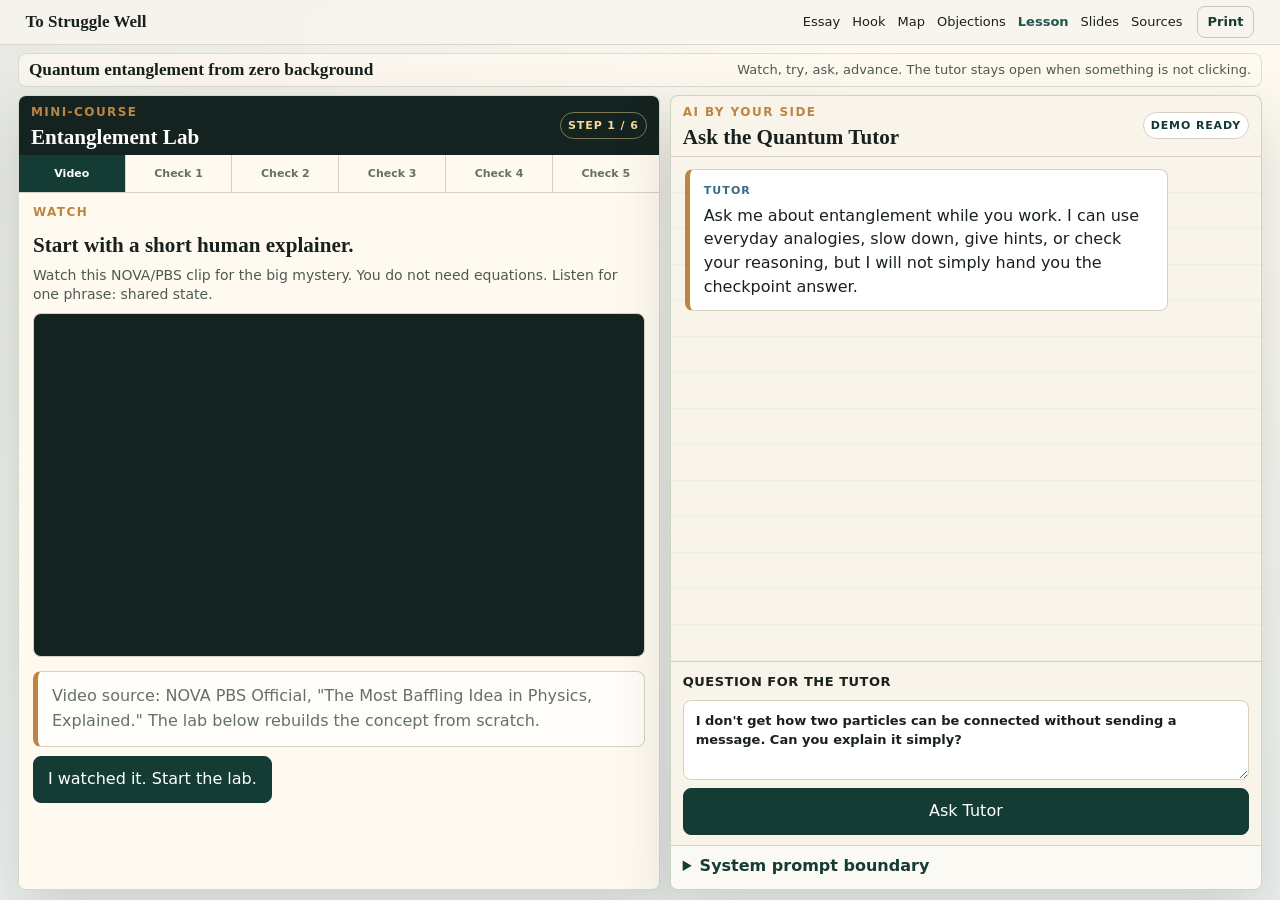
<file: lesson.html>
<!doctype html>
<html lang="en">
<head>
  <meta charset="utf-8">
  <meta name="viewport" content="width=device-width, initial-scale=1">
  <title>Entanglement Lab | To Struggle Well</title>
  <meta name="description" content="A standalone interactive quantum entanglement lesson with gated checkpoints, visual demos, and a scaffolded AI tutor.">
  <link rel="stylesheet" href="styles.css">
</head>
<body class="lesson-body">
  <div class="progress" aria-hidden="true"></div>
  <header class="site-header">
    <a class="brand" href="index.html#top">To Struggle Well</a>
    <nav aria-label="Primary navigation">
      <a href="index.html#essay">Essay</a>
      <a href="index.html#hook">Hook</a>
      <a href="index.html#map">Map</a>
      <a href="index.html#objections">Objections</a>
      <a class="is-active" href="lesson.html">Lesson</a>
      <a href="index.html#present">Slides</a>
      <a href="index.html#works-cited">Sources</a>
    </nav>
    <button type="button" data-print>Print</button>
  </header>

  <main class="lesson-page" id="lesson">
    <section class="lesson-page-intro" aria-labelledby="lesson-title">
      <h1 id="lesson-title">Quantum entanglement from zero background</h1>
      <p>Watch, try, ask, advance. The tutor stays open when something is not clicking.</p>
    </section>

    <section class="lesson-workspace" aria-label="Entanglement lesson workspace">
      <section class="lesson-work-panel lesson-console" aria-label="Lesson video and checkpoints">
        <div class="lesson-topbar">
          <div>
            <p class="overline">Mini-Course</p>
            <h3>Entanglement Lab</h3>
          </div>
          <span class="lesson-status" data-lesson-status>Step 1 / 6</span>
        </div>

        <div class="lesson-progress" data-lesson-progress aria-label="Lesson progress"></div>

        <div class="lesson-stage" aria-live="polite">
          <p class="overline" data-step-kicker>Watch</p>
          <h4 data-step-title>Start with a short human explainer.</h4>
          <p data-step-body>Watch the opener, then begin the guided checkpoints.</p>
          <div class="step-activity" data-step-activity></div>
          <form class="check-form" data-check-form></form>
          <div class="checkpoint-feedback" data-feedback></div>
          <button class="next-step" type="button" data-next-step hidden>Continue</button>
        </div>
      </section>

      <aside class="lesson-tutor-panel tutor-panel" aria-label="AI tutor">
        <div class="tutor-heading">
          <div>
            <p class="overline">AI by your side</p>
            <h4>Ask the Quantum Tutor</h4>
          </div>
          <span data-tutor-mode>Demo ready</span>
        </div>

        <div class="lesson-chat" data-lesson-chat aria-live="polite">
          <article class="lesson-message tutor">
            <span>Tutor</span>
            <p>Ask me about entanglement while you work. I can use everyday analogies, slow down, give hints, or check your reasoning, but I will not simply hand you the checkpoint answer.</p>
          </article>
        </div>

        <form class="lesson-form" data-lesson-form>
          <label>
            Question for the tutor
            <textarea data-lesson-input rows="3">I don't get how two particles can be connected without sending a message. Can you explain it simply?</textarea>
          </label>
          <button type="submit">Ask Tutor</button>
        </form>

        <details class="prompt-preview">
          <summary>System prompt boundary</summary>
          <p>The tutor is prompted to teach quantum entanglement from zero background through scaffolded explanation, analogies, brief hints, and transfer questions. It should clarify without giving away checkpoint answers.</p>
        </details>
      </aside>
    </section>
  </main>

  <script src="script.js"></script>
</body>
</html>
</file>
<file: styles.css>
:root {
  color-scheme: light;
  --ink: #18211d;
  --muted: #647168;
  --paper: #f7f4ee;
  --panel: #fffaf0;
  --line: #d8d0c0;
  --green: #143c34;
  --green-2: #20584b;
  --blue: #386c82;
  --gold: #bd8541;
  --shadow: 0 24px 60px rgba(23, 35, 31, .16);
}

* { box-sizing: border-box; }
html { scroll-behavior: smooth; }
body {
  margin: 0;
  background: var(--paper);
  color: var(--ink);
  font-family: Inter, ui-sans-serif, system-ui, -apple-system, BlinkMacSystemFont, "Segoe UI", sans-serif;
  line-height: 1.55;
}
a { color: var(--green-2); text-decoration-thickness: .08em; text-underline-offset: .18em; }
.progress {
  position: fixed;
  top: 0;
  left: 0;
  z-index: 50;
  height: 4px;
  width: 0;
  background: linear-gradient(90deg, var(--gold), var(--blue));
}
.site-header {
  position: sticky;
  top: 0;
  z-index: 40;
  display: grid;
  grid-template-columns: 1fr auto auto;
  align-items: center;
  gap: 24px;
  padding: 14px clamp(18px, 4vw, 48px);
  background: rgba(247, 244, 238, .88);
  border-bottom: 1px solid rgba(216, 208, 192, .8);
  backdrop-filter: blur(14px);
}
.brand {
  color: var(--ink);
  font-family: Georgia, "Times New Roman", serif;
  font-size: 20px;
  font-weight: 700;
  text-decoration: none;
}
nav { display: flex; flex-wrap: wrap; justify-content: flex-end; gap: 18px; }
nav a { color: var(--ink); font-size: 14px; text-decoration: none; }
nav a.is-active {
  color: var(--green-2);
  font-weight: 900;
}
button {
  border: 1px solid var(--green);
  border-radius: 8px;
  background: var(--green);
  color: white;
  padding: 10px 14px;
  font: inherit;
  cursor: pointer;
}
.site-header [data-print] {
  border-color: rgba(20, 60, 52, .24);
  background: transparent;
  color: var(--green);
  padding: 7px 10px;
  font-size: 13px;
  font-weight: 800;
}
.site-header [data-print]:hover,
.site-header [data-print]:focus-visible {
  border-color: rgba(20, 60, 52, .42);
  background: rgba(20, 60, 52, .06);
  outline: none;
}
.hero {
  position: relative;
  min-height: min(760px, calc(100vh - 58px));
  display: flex;
  align-items: center;
  overflow: hidden;
}
.hero img {
  position: absolute;
  inset: 0;
  width: 100%;
  height: 100%;
  object-fit: cover;
}
.hero-shade {
  position: absolute;
  inset: 0;
  background: linear-gradient(90deg, rgba(16, 25, 24, .92) 0%, rgba(16, 25, 24, .78) 34%, rgba(16, 25, 24, .22) 70%, rgba(16, 25, 24, .06) 100%);
}
.hero-copy {
  position: relative;
  max-width: 760px;
  padding: 80px clamp(22px, 6vw, 76px);
  color: white;
}
.eyebrow, .section-label, .slide-kicker {
  margin: 0 0 16px;
  color: #d8b06e;
  font-size: 12px;
  font-weight: 800;
  letter-spacing: .12em;
  text-transform: uppercase;
}
.hero h1 {
  margin: 0;
  max-width: 720px;
  font-family: Georgia, "Times New Roman", serif;
  font-size: clamp(56px, 10vw, 132px);
  line-height: .9;
  letter-spacing: 0;
}
.hero-copy > p:not(.eyebrow) {
  max-width: 650px;
  margin: 26px 0 0;
  font-size: clamp(19px, 2.2vw, 28px);
  line-height: 1.25;
}
.tone-quote {
  padding: clamp(22px, 4vw, 38px) clamp(18px, 5vw, 72px);
  background: var(--paper);
}
.tone-quote blockquote {
  max-width: 820px;
  margin: 0 auto;
  border-left: 2px solid rgba(189, 133, 65, .45);
  padding-left: clamp(16px, 2.5vw, 26px);
  color: rgba(24, 33, 29, .72);
}
.tone-quote p {
  margin: 0;
  font-family: Georgia, "Times New Roman", serif;
  font-size: clamp(19px, 2vw, 27px);
  line-height: 1.35;
}
.tone-quote p span {
  color: rgba(24, 33, 29, .64);
}
.tone-quote cite {
  display: block;
  margin-top: 10px;
  color: var(--muted);
  font-size: 12px;
  font-style: normal;
  font-weight: 800;
  letter-spacing: .12em;
  text-transform: uppercase;
}
.tone-quote-opening {
  border-bottom: 1px solid var(--line);
}
.tone-quote-closing {
  border-top: 1px solid var(--line);
  background: linear-gradient(180deg, #f7f4ee, #fffaf0);
}
.hero-meta {
  display: flex;
  flex-wrap: wrap;
  gap: 10px;
  margin-top: 30px;
}
.hero-meta span {
  border: 1px solid rgba(255, 255, 255, .32);
  border-radius: 999px;
  padding: 8px 12px;
  color: rgba(255, 255, 255, .86);
  font-size: 13px;
}
.argument-band {
  display: grid;
  grid-template-columns: repeat(4, minmax(0, 1fr));
  gap: 1px;
  background: var(--line);
  border-block: 1px solid var(--line);
}
.argument-band > div {
  min-height: 210px;
  padding: clamp(24px, 4vw, 42px);
  background: var(--panel);
}
.metric {
  display: block;
  color: var(--gold);
  font-weight: 900;
  margin-bottom: 34px;
}
.argument-band h2 {
  margin: 0 0 8px;
  font-family: Georgia, "Times New Roman", serif;
  font-size: 28px;
  line-height: 1.05;
}
.argument-band p { margin: 0; color: var(--muted); max-width: 36ch; }
.presentation {
  padding: clamp(48px, 8vw, 96px) clamp(18px, 4vw, 60px);
  background: #edf1ee;
}
.slide-frame {
  position: relative;
  min-height: 420px;
  max-width: 1100px;
  margin: 0 auto;
  border-radius: 8px;
  background: var(--green);
  box-shadow: var(--shadow);
  overflow: hidden;
}
.slide {
  position: absolute;
  inset: 0;
  display: grid;
  align-content: center;
  gap: 18px;
  opacity: 0;
  pointer-events: none;
  padding: clamp(32px, 7vw, 86px);
  color: white;
  transform: translateX(18px);
  transition: opacity .25s ease, transform .25s ease;
}
.slide.is-active {
  opacity: 1;
  pointer-events: auto;
  transform: translateX(0);
}
.slide h3 {
  margin: 0;
  max-width: 900px;
  font-family: Georgia, "Times New Roman", serif;
  font-size: clamp(34px, 6vw, 76px);
  line-height: .98;
  letter-spacing: 0;
}
.slide p:not(.slide-kicker) {
  max-width: 780px;
  margin: 0;
  color: rgba(255, 255, 255, .82);
  font-size: clamp(18px, 2.2vw, 26px);
  line-height: 1.35;
}
.slide-controls {
  display: flex;
  justify-content: center;
  align-items: center;
  gap: 14px;
  margin-top: 22px;
}
.slide-controls span { min-width: 72px; text-align: center; color: var(--muted); }
.essay-shell {
  display: grid;
  grid-template-columns: minmax(300px, 340px) minmax(0, 920px);
  gap: clamp(24px, 4vw, 56px);
  align-items: start;
  max-width: 1380px;
  margin: 0 auto;
  padding: clamp(42px, 7vw, 92px) clamp(18px, 4vw, 42px);
}
.toc {
  position: sticky;
  top: 82px;
  padding: 18px 0;
  border-top: 1px solid var(--line);
  border-bottom: 1px solid var(--line);
}
.toc p {
  margin: 0 0 14px;
  color: var(--muted);
  font-size: 12px;
  font-weight: 800;
  letter-spacing: .12em;
  text-transform: uppercase;
}
.toc a {
  display: block;
  padding: 7px 0;
  color: var(--ink);
  text-decoration: none;
  font-size: 13px;
  line-height: 1.18;
}
.toc span { color: var(--gold); font-weight: 800; }
.essay-reader { min-width: 0; }
.essay-part-note {
  margin: 0 0 18px;
  border-left: 3px solid var(--gold);
  padding-left: 16px;
  color: var(--muted);
  font-size: 16px;
  line-height: 1.55;
}
.essay-tabs {
  display: grid;
  grid-template-columns: repeat(2, minmax(0, 1fr));
  gap: 1px;
  margin-bottom: 34px;
  border: 1px solid var(--line);
  border-radius: 8px;
  background: var(--line);
  overflow: hidden;
}
.essay-tabs button {
  min-height: 58px;
  border: 0;
  border-radius: 0;
  background: var(--panel);
  color: var(--muted);
  font-weight: 900;
  text-align: center;
}
.essay-tabs button:hover,
.essay-tabs button.is-active {
  background: var(--green);
  color: white;
}
.essay-panel[hidden] { display: none; }
.essay-panel-frontier {
  border-left: 3px solid var(--gold);
  padding-left: clamp(18px, 3vw, 30px);
}
.works-cited-block {
  margin-top: 52px;
  border-top: 1px solid var(--line);
  padding-top: 28px;
}
.essay {
  min-width: 0;
  font-family: Georgia, "Times New Roman", serif;
  font-size: clamp(19px, 1.5vw, 22px);
  line-height: 1.72;
}
.essay h1 {
  margin: 0 0 8px;
  font-size: clamp(54px, 8vw, 88px);
  line-height: .94;
  letter-spacing: 0;
}
.essay h2 {
  margin: 70px 0 18px;
  padding-top: 8px;
  border-top: 1px solid var(--line);
  font-size: clamp(30px, 4vw, 46px);
  line-height: 1.08;
  letter-spacing: 0;
}
.essay h1 + h2 {
  margin-top: 8px;
  border-top: 0;
  color: var(--muted);
  font-family: Inter, ui-sans-serif, system-ui, sans-serif;
  font-size: 18px;
  font-weight: 700;
}
.essay p { margin: 0 0 22px; }
.essay ul {
  margin: 0 0 28px;
  padding-left: 20px;
  font-family: Inter, ui-sans-serif, system-ui, sans-serif;
  font-size: 15px;
  line-height: 1.45;
}
.essay li { margin-bottom: 10px; overflow-wrap: anywhere; }
.essay a { overflow-wrap: anywhere; }
.essay h3 {
  margin: 0 0 22px;
  color: var(--muted);
  font-family: Inter, ui-sans-serif, system-ui, sans-serif;
  font-size: 18px;
  font-weight: 800;
  line-height: 1.35;
}
#scaffold-to-the-frontier h2 { margin-top: 0; }

@media (max-width: 1100px) {
  .argument-band { grid-template-columns: repeat(2, minmax(0, 1fr)); }
}

@media (max-width: 860px) {
  .site-header { grid-template-columns: 1fr auto; }
  .site-header nav { display: none; }
  .hero { min-height: 680px; }
  .hero-shade { background: linear-gradient(180deg, rgba(16, 25, 24, .88), rgba(16, 25, 24, .72)); }
  .argument-band { grid-template-columns: 1fr; }
  .essay-shell { grid-template-columns: 1fr; }
  .essay-tabs { grid-template-columns: 1fr; }
  .toc { position: static; }
}

@media print {
  .essay-panel[hidden] { display: block !important; }
  .site-header, .hero, .argument-band, .presentation, .toc, .progress, .essay-part-note, .essay-tabs, script { display: none !important; }
  body { background: white; color: black; }
  .essay-shell { display: block; max-width: none; padding: 0; }
  .essay { font-size: 12pt; line-height: 1.45; }
  .essay h2 { break-after: avoid; }
  a { color: black; text-decoration: none; }
}


/* Experience layer */
.hero-copy { max-width: 860px; }
.hero-actions {
  display: flex;
  flex-wrap: wrap;
  gap: 12px;
  margin-top: 26px;
}
.hero-actions a {
  border-radius: 999px;
  padding: 12px 16px;
  font-weight: 800;
  text-decoration: none;
}
.primary-link {
  background: #f6d99a;
  color: #16231f;
  box-shadow: 0 16px 40px rgba(0, 0, 0, .28);
}
.secondary-link {
  border: 1px solid rgba(255, 255, 255, .45);
  color: white;
}
.hook-lab,
.map-section {
  padding: clamp(52px, 8vw, 104px) clamp(18px, 5vw, 72px);
}
.hook-lab {
  background:
    linear-gradient(135deg, rgba(56, 108, 130, .12), transparent 42%),
    linear-gradient(180deg, #fffaf0, #f1eadb);
  border-bottom: 1px solid var(--line);
}
.hook-grid,
.map-layout {
  display: grid;
  grid-template-columns: minmax(0, 1.05fr) minmax(320px, .95fr);
  gap: clamp(28px, 5vw, 64px);
  align-items: center;
  max-width: 1180px;
  margin: 0 auto;
}
.overline {
  margin: 0 0 12px;
  color: var(--gold);
  font-size: 12px;
  font-weight: 900;
  letter-spacing: .12em;
  text-transform: uppercase;
}
.hook-copy h2,
.map-panel h2 {
  margin: 0 0 18px;
  font-family: Georgia, "Times New Roman", serif;
  font-size: clamp(38px, 5.8vw, 74px);
  line-height: .98;
  letter-spacing: 0;
}
.hook-copy p:not(.overline),
.map-panel p:not(.overline) {
  margin: 0;
  max-width: 66ch;
  color: #4d5a52;
  font-size: clamp(18px, 1.8vw, 23px);
}
.tension-card {
  position: relative;
  padding: clamp(24px, 4vw, 38px);
  border: 1px solid rgba(20, 60, 52, .18);
  border-radius: 8px;
  background: #10231f;
  color: white;
  box-shadow: var(--shadow);
  overflow: hidden;
}
.tension-card::before {
  content: "";
  position: absolute;
  inset: 0;
  background:
    linear-gradient(120deg, rgba(246, 217, 154, .16), transparent 38%),
    repeating-linear-gradient(90deg, rgba(255,255,255,.08) 0 1px, transparent 1px 44px);
  pointer-events: none;
}
.dial-top,
.dial-readout,
.tension-card input { position: relative; }
.dial-top {
  display: flex;
  justify-content: space-between;
  gap: 16px;
  margin-bottom: 26px;
  color: rgba(255,255,255,.72);
  font-size: 13px;
  font-weight: 800;
  text-transform: uppercase;
  letter-spacing: .1em;
}
.tension-card input {
  width: 100%;
  accent-color: #f6d99a;
}
.dial-readout {
  min-height: 150px;
  margin-top: 28px;
  border-top: 1px solid rgba(255,255,255,.18);
  padding-top: 24px;
}
.dial-readout strong {
  display: block;
  margin-bottom: 10px;
  font-family: Georgia, "Times New Roman", serif;
  font-size: clamp(26px, 3.2vw, 38px);
  line-height: 1.05;
}
.dial-readout p {
  margin: 0;
  color: rgba(255,255,255,.78);
  font-size: 18px;
}
.fork-cards {
  display: grid;
  grid-template-columns: repeat(3, 1fr);
  gap: 14px;
  max-width: 1180px;
  margin: clamp(28px, 5vw, 56px) auto 0;
}
.fork-cards article {
  min-height: 220px;
  padding: 24px;
  border: 1px solid rgba(20, 60, 52, .16);
  border-radius: 8px;
  background: rgba(255, 255, 255, .55);
}
.fork-cards span {
  display: block;
  margin-bottom: 30px;
  color: var(--blue);
  font-size: 12px;
  font-weight: 900;
  letter-spacing: .1em;
  text-transform: uppercase;
}
.fork-cards h3 {
  margin: 0 0 12px;
  font-family: Georgia, "Times New Roman", serif;
  font-size: 28px;
  line-height: 1.04;
}
.fork-cards p { margin: 0; color: var(--muted); }
.map-section {
  background: #14231f;
  color: white;
}
.map-layout { grid-template-columns: minmax(360px, 1fr) minmax(320px, 480px); }
.map-stage {
  position: relative;
  min-height: clamp(420px, 48vw, 620px);
  border: 1px solid rgba(255,255,255,.16);
  border-radius: 8px;
  background:
    linear-gradient(135deg, rgba(189,133,65,.16), transparent 38%),
    repeating-linear-gradient(0deg, rgba(255,255,255,.06) 0 1px, transparent 1px 38px),
    repeating-linear-gradient(90deg, rgba(255,255,255,.05) 0 1px, transparent 1px 38px);
  overflow: hidden;
}
.map-lines {
  position: absolute;
  inset: 0;
  width: 100%;
  height: 100%;
  stroke: rgba(246, 217, 154, .34);
  stroke-width: .45;
  fill: none;
}
.map-node {
  position: absolute;
  left: var(--x);
  top: var(--y);
  z-index: 2;
  width: 132px;
  height: 72px;
  transform: translate(-50%, -50%);
  border: 1px solid rgba(246,217,154,.42);
  border-radius: 8px;
  background: rgba(16, 35, 31, .84);
  color: white;
  box-shadow: 0 18px 44px rgba(0,0,0,.28);
  font-size: 14px;
  font-weight: 900;
  line-height: 1.05;
}
.map-node:hover,
.map-node.is-active {
  background: #f6d99a;
  color: #14231f;
  border-color: #f6d99a;
}
.map-panel {
  min-height: 420px;
  display: grid;
  align-content: center;
}
.map-panel p:not(.overline) { color: rgba(255,255,255,.78); }
.map-panel a {
  width: fit-content;
  margin-top: 28px;
  border: 1px solid rgba(246,217,154,.55);
  border-radius: 999px;
  padding: 11px 14px;
  color: #f6d99a;
  text-decoration: none;
  font-weight: 800;
}
.objection-section {
  padding: clamp(52px, 8vw, 104px) clamp(18px, 5vw, 72px);
  background: #14231f;
  color: white;
}
.objection-layout {
  display: grid;
  grid-template-columns: minmax(0, .9fr) minmax(320px, 1.1fr);
  gap: clamp(28px, 5vw, 64px);
  align-items: stretch;
  max-width: 1180px;
  margin: 0 auto;
}
.objection-copy {
  display: grid;
  align-content: center;
}
.objection-copy h2 {
  margin: 0 0 18px;
  max-width: 720px;
  font-family: Georgia, "Times New Roman", serif;
  font-size: clamp(38px, 5.4vw, 70px);
  line-height: .98;
  letter-spacing: 0;
}
.objection-copy p:not(.overline) {
  margin: 0;
  max-width: 64ch;
  color: rgba(255,255,255,.72);
  font-size: clamp(18px, 1.8vw, 23px);
}
.objection-board {
  display: grid;
  grid-template-rows: auto 1fr;
  border: 1px solid rgba(246,217,154,.24);
  border-radius: 8px;
  background:
    linear-gradient(135deg, rgba(246,217,154,.12), transparent 44%),
    rgba(255,255,255,.05);
  box-shadow: var(--shadow);
  overflow: hidden;
}
.objection-tabs {
  display: grid;
  grid-template-columns: repeat(4, 1fr);
  border-bottom: 1px solid rgba(246,217,154,.2);
}
.objection-tabs button {
  min-height: 58px;
  border: 0;
  border-right: 1px solid rgba(246,217,154,.18);
  border-radius: 0;
  background: transparent;
  color: rgba(255,255,255,.72);
  font-weight: 900;
}
.objection-tabs button:last-child { border-right: 0; }
.objection-tabs button:hover,
.objection-tabs button.is-active {
  background: #f6d99a;
  color: #14231f;
}
.objection-card {
  min-height: 340px;
  display: grid;
  align-content: center;
  padding: clamp(26px, 4.5vw, 56px);
}
.objection-card h3 {
  margin: 0 0 18px;
  font-family: Georgia, "Times New Roman", serif;
  font-size: clamp(30px, 4.2vw, 58px);
  line-height: 1;
  letter-spacing: 0;
}
.objection-card p:not(.overline) {
  margin: 0;
  color: rgba(255,255,255,.76);
  font-size: clamp(18px, 1.8vw, 23px);
  line-height: 1.45;
}
.lesson-lab {
  padding: clamp(52px, 8vw, 104px) clamp(18px, 5vw, 72px);
  background:
    linear-gradient(135deg, rgba(56, 108, 130, .12), transparent 44%),
    linear-gradient(180deg, #fffaf0, #edf1ee);
  border-bottom: 1px solid var(--line);
}
.lesson-body {
  height: 100dvh;
  overflow: hidden;
  background:
    linear-gradient(135deg, rgba(56, 108, 130, .12), transparent 44%),
    linear-gradient(180deg, #fffaf0, #edf1ee);
}
.lesson-body .site-header {
  min-height: 44px;
  padding: 6px clamp(14px, 2vw, 26px);
  gap: 14px;
}
.lesson-body .brand {
  font-size: 17px;
}
.lesson-body nav {
  gap: 12px;
}
.lesson-body nav a {
  font-size: 13px;
}
.lesson-body .site-header button {
  min-height: 32px;
  line-height: 1.1;
}
.lesson-page {
  height: calc(100dvh - 45px);
  display: grid;
  grid-template-rows: 34px minmax(0, 1fr);
  gap: 8px;
  padding: 8px clamp(10px, 1.4vw, 18px) 10px;
  overflow: hidden;
}
.lesson-page-intro {
  display: flex;
  justify-content: space-between;
  gap: 14px;
  align-items: center;
  min-width: 0;
  min-height: 0;
  border: 1px solid rgba(20, 60, 52, .14);
  border-radius: 8px;
  padding: 6px 10px;
  background: rgba(255, 250, 240, .72);
}
.lesson-page-intro h1 {
  margin: 0;
  max-width: none;
  font-family: Georgia, "Times New Roman", serif;
  font-size: clamp(17px, 1.35vw, 23px);
  line-height: 1.05;
  letter-spacing: 0;
  white-space: nowrap;
  overflow: hidden;
  text-overflow: ellipsis;
}
.lesson-page-intro p:not(.overline) {
  margin: 0;
  max-width: none;
  color: #4d5a52;
  font-size: 13px;
  line-height: 1.2;
  white-space: nowrap;
}
.lesson-workspace {
  display: grid;
  grid-template-columns: minmax(0, 1.04fr) minmax(0, .96fr);
  gap: 10px;
  min-height: 0;
}
.lesson-work-panel,
.lesson-tutor-panel {
  min-height: 0;
  border: 1px solid rgba(20, 60, 52, .18);
  border-radius: 8px;
  background: #fffaf0;
  box-shadow: var(--shadow);
  overflow: hidden;
}
.lesson-work-panel,
.lesson-tutor-panel {
  display: flex;
  flex-direction: column;
}
.lesson-page .lesson-topbar {
  align-items: center;
  min-height: 48px;
  padding: 7px 12px;
}
.lesson-page .lesson-topbar h3 {
  font-size: clamp(21px, 1.65vw, 28px);
}
.lesson-page .lesson-status {
  padding: 4px 7px;
  font-size: 11px;
}
.lesson-page .lesson-progress button {
  min-height: 30px;
  font-size: 11px;
}
.lesson-work-panel .lesson-stage {
  flex: 1;
  min-height: 0;
  overflow: auto;
  border-bottom: 0;
}
.lesson-page .lesson-stage {
  align-content: start;
  gap: 9px;
  padding: 10px 14px 14px;
}
.lesson-page .lesson-stage h4 {
  font-size: clamp(20px, 1.65vw, 26px);
}
.lesson-page .lesson-stage p:not(.overline) {
  font-size: 14px;
  line-height: 1.35;
}
.lesson-page .overline {
  margin-bottom: 5px;
}
.lesson-page .video-shell {
  width: min(100%, 82dvh);
  margin: 0 auto;
}
.lesson-tutor-panel .lesson-chat {
  flex: 1;
  min-height: 0;
  max-height: none;
}
.lesson-tutor-panel .lesson-form {
  grid-template-columns: 1fr;
}
.lesson-tutor-panel label {
  display: grid;
  gap: 8px;
  color: var(--ink);
  font-size: 13px;
  font-weight: 900;
  letter-spacing: .04em;
  text-transform: uppercase;
}
.lesson-tutor-panel textarea {
  width: 100%;
  border: 1px solid var(--line);
  border-radius: 8px;
  background: white;
  color: var(--ink);
  padding: 11px 12px;
  font: inherit;
  letter-spacing: 0;
  line-height: 1.45;
  text-transform: none;
  resize: vertical;
}
.lesson-tutor-panel textarea:focus {
  border-color: var(--blue);
  outline: 3px solid rgba(56, 108, 130, .16);
}
.lesson-page .tutor-heading {
  align-items: center;
  min-height: 48px;
  padding: 7px 12px;
  border-bottom: 1px solid var(--line);
}
.lesson-page .tutor-heading h4 {
  font-size: clamp(21px, 1.65vw, 28px);
}
.lesson-page .tutor-heading span {
  padding: 4px 7px;
  font-size: 11px;
}
.lesson-page .lesson-chat {
  align-content: start;
  padding: 12px 14px;
}
.lesson-page .lesson-form {
  gap: 8px;
  padding: 10px 12px;
}
.lesson-page .lesson-form textarea {
  min-height: 68px;
}
.lesson-page .lesson-form button {
  min-height: 40px;
}
.lesson-page .prompt-preview {
  padding: 8px 12px 10px;
}
.lesson-layout {
  display: grid;
  grid-template-columns: minmax(0, .9fr) minmax(360px, 1.1fr);
  gap: clamp(28px, 5vw, 64px);
  align-items: start;
  max-width: 1180px;
  margin: 0 auto;
}
.lesson-copy {
  display: grid;
  align-content: start;
  gap: 22px;
}
.lesson-copy h2 {
  margin: 0;
  max-width: 720px;
  font-family: Georgia, "Times New Roman", serif;
  font-size: clamp(38px, 5.4vw, 70px);
  line-height: .98;
  letter-spacing: 0;
}
.lesson-copy > p:not(.overline) {
  margin: 0;
  max-width: 64ch;
  color: #4d5a52;
  font-size: clamp(18px, 1.8vw, 23px);
}
.lesson-principles {
  display: grid;
  gap: 12px;
  margin-top: 10px;
}
.lesson-principles article {
  display: grid;
  grid-template-columns: 42px 1fr;
  gap: 4px 14px;
  padding: 16px;
  border: 1px solid rgba(20, 60, 52, .16);
  border-radius: 8px;
  background: rgba(255, 255, 255, .58);
}
.lesson-principles span {
  grid-row: span 2;
  color: var(--gold);
  font-weight: 900;
}
.lesson-principles strong {
  line-height: 1.2;
}
.lesson-principles p {
  margin: 0;
  color: var(--muted);
}
.lesson-console {
  border: 1px solid rgba(20, 60, 52, .18);
  border-radius: 8px;
  background: #fffaf0;
  box-shadow: var(--shadow);
  overflow: hidden;
}
.lesson-topbar {
  display: flex;
  justify-content: space-between;
  gap: 18px;
  align-items: start;
  padding: 22px;
  background: #14231f;
  color: white;
}
.lesson-topbar h3 {
  margin: 0;
  font-family: Georgia, "Times New Roman", serif;
  font-size: clamp(28px, 3.8vw, 46px);
  line-height: 1;
  letter-spacing: 0;
}
.lesson-status {
  flex: none;
  border: 1px solid rgba(246, 217, 154, .46);
  border-radius: 999px;
  padding: 7px 10px;
  color: #f6d99a;
  font-size: 12px;
  font-weight: 900;
  letter-spacing: .08em;
  text-transform: uppercase;
}
.lesson-progress {
  display: grid;
  grid-template-columns: repeat(6, 1fr);
  gap: 1px;
  border-bottom: 1px solid var(--line);
  background: var(--line);
}
.lesson-progress button {
  min-height: 54px;
  border: 0;
  border-radius: 0;
  background: #fffaf0;
  color: var(--muted);
  font-size: 12px;
  font-weight: 900;
}
.lesson-progress button.is-active {
  background: var(--green);
  color: white;
}
.lesson-progress button.is-complete {
  background: #e7efe9;
  color: var(--green);
}
.lesson-stage {
  display: grid;
  gap: 16px;
  padding: clamp(20px, 4vw, 32px);
  border-bottom: 1px solid var(--line);
  background: #fffaf0;
}
.lesson-stage h4,
.tutor-heading h4 {
  margin: 0;
  font-family: Georgia, "Times New Roman", serif;
  font-size: clamp(26px, 3.3vw, 42px);
  line-height: 1.04;
  letter-spacing: 0;
}
.lesson-stage p:not(.overline) {
  margin: 0;
  color: #4d5a52;
  font-size: 18px;
}
.step-activity {
  display: grid;
  gap: 14px;
}
.video-shell {
  position: relative;
  width: 100%;
  aspect-ratio: 16 / 9;
  border: 1px solid var(--line);
  border-radius: 8px;
  overflow: hidden;
  background: #14231f;
}
.video-shell iframe {
  position: absolute;
  inset: 0;
  width: 100%;
  height: 100%;
  border: 0;
}
.lesson-note,
.checkpoint-feedback {
  border: 1px solid var(--line);
  border-left: 5px solid var(--gold);
  border-radius: 8px;
  padding: 12px 14px;
  background: rgba(255, 255, 255, .64);
  color: var(--muted);
}
.quantum-demo {
  display: grid;
  gap: 14px;
  align-items: center;
  justify-items: center;
  border: 1px solid rgba(20, 60, 52, .16);
  border-radius: 8px;
  padding: clamp(16px, 3vw, 24px);
  background:
    radial-gradient(circle at 20% 20%, rgba(189, 133, 65, .2), transparent 28%),
    radial-gradient(circle at 78% 22%, rgba(56, 108, 130, .2), transparent 30%),
    #ffffff;
}
.pair-demo,
.entangle-demo {
  grid-template-columns: minmax(96px, 1fr) minmax(52px, 90px) minmax(96px, 1fr);
}
.pair-demo button,
.entangle-demo button {
  grid-column: span 3;
}
.particle-card {
  display: grid;
  place-items: center;
  width: min(100%, 150px);
  min-height: 128px;
  border: 1px solid var(--line);
  border-radius: 8px;
  background: #fffaf0;
  color: var(--muted);
  text-align: center;
  font-weight: 900;
  box-shadow: 0 18px 34px rgba(23, 35, 31, .12);
}
.particle-card strong {
  color: var(--ink);
  font-size: 28px;
}
.particle-card.quantum {
  border-color: rgba(56, 108, 130, .28);
  background:
    radial-gradient(circle, rgba(56, 108, 130, .2), transparent 64%),
    #fbfcff;
}
.pair-link,
.entangle-beam {
  width: 100%;
  height: 10px;
  border-radius: 999px;
  background: linear-gradient(90deg, var(--gold), var(--blue));
  opacity: .7;
}
.entangle-beam {
  height: 18px;
  background:
    repeating-linear-gradient(90deg, rgba(189, 133, 65, .95) 0 10px, rgba(56, 108, 130, .95) 10px 20px);
  animation: beamShift 1.4s linear infinite;
}
.red-token { color: #a53e31 !important; }
.blue-token { color: var(--blue) !important; }
.measured-up strong { color: var(--blue); }
.measured-down strong { color: var(--gold); }
.single-demo {
  grid-template-columns: minmax(140px, 190px) 1fr;
  justify-items: stretch;
}
.quantum-coin {
  display: grid;
  place-items: center;
  aspect-ratio: 1;
  border: 2px solid rgba(56, 108, 130, .36);
  border-radius: 50%;
  background:
    conic-gradient(from 0deg, rgba(56,108,130,.88), rgba(246,217,154,.96), rgba(56,108,130,.88));
  color: white;
  font-family: Georgia, "Times New Roman", serif;
  font-size: clamp(52px, 8vw, 88px);
  font-weight: 900;
  text-shadow: 0 3px 18px rgba(0,0,0,.28);
  animation: coinPulse 2.4s ease-in-out infinite;
}
.quantum-coin.is-measured {
  animation: none;
  background: var(--green);
}
.wave-label,
.signal-readout {
  border: 1px solid var(--line);
  border-radius: 8px;
  padding: 12px 14px;
  background: #fffaf0;
  color: var(--muted);
}
.single-demo button {
  justify-self: start;
}
.signal-demo {
  grid-template-columns: minmax(180px, 1fr) auto;
  justify-items: stretch;
}
.signal-demo label {
  color: var(--ink);
  font-size: 13px;
  font-weight: 900;
  letter-spacing: .04em;
  text-transform: uppercase;
}
.signal-demo select {
  width: 100%;
  margin-top: 8px;
  border: 1px solid var(--line);
  border-radius: 8px;
  background: white;
  color: var(--ink);
  padding: 10px 11px;
  font: inherit;
}
.signal-readout {
  grid-column: span 2;
}
@keyframes beamShift {
  from { background-position: 0 0; }
  to { background-position: 40px 0; }
}
@keyframes coinPulse {
  0%, 100% { transform: rotate(-8deg) scale(1); }
  50% { transform: rotate(8deg) scale(1.04); }
}
.check-form {
  display: grid;
  gap: 12px;
}
.check-form fieldset {
  display: grid;
  gap: 10px;
  margin: 0;
  padding: 0;
  border: 0;
}
.option-list {
  display: grid;
  gap: 8px;
}
.option-list label {
  display: flex;
  gap: 10px;
  align-items: flex-start;
  min-height: 48px;
  border: 1px solid var(--line);
  border-radius: 8px;
  padding: 10px 12px;
  background: white;
  color: var(--ink);
  font-size: 15px;
  font-weight: 700;
  letter-spacing: 0;
  line-height: 1.35;
  text-transform: none;
}
.option-list input {
  margin-top: 3px;
  accent-color: var(--green);
}
.short-answer textarea {
  min-height: 112px;
}
.check-form button,
.next-step {
  justify-self: start;
  min-height: 46px;
}
.checkpoint-feedback {
  display: none;
}
.checkpoint-feedback.is-visible {
  display: block;
}
.checkpoint-feedback.is-correct {
  border-left-color: var(--green);
  color: var(--green);
}
.tutor-panel {
  border-bottom: 1px solid var(--line);
  background: #f8f4e9;
}
.tutor-heading {
  display: flex;
  justify-content: space-between;
  gap: 18px;
  align-items: start;
  padding: 20px 22px 0;
}
.tutor-heading h4 {
  font-size: clamp(24px, 2.8vw, 34px);
}
.tutor-heading span {
  flex: none;
  border: 1px solid var(--line);
  border-radius: 999px;
  padding: 7px 10px;
  background: white;
  color: var(--green);
  font-size: 12px;
  font-weight: 900;
  letter-spacing: .08em;
  text-transform: uppercase;
}
.lesson-controls {
  display: grid;
  grid-template-columns: repeat(2, minmax(0, 1fr));
  gap: 12px;
  padding: 18px 22px;
  border-bottom: 1px solid var(--line);
}
.lesson-console label {
  display: grid;
  gap: 8px;
  color: var(--ink);
  font-size: 13px;
  font-weight: 900;
  letter-spacing: .04em;
  text-transform: uppercase;
}
.lesson-console select,
.lesson-console textarea {
  width: 100%;
  border: 1px solid var(--line);
  border-radius: 8px;
  background: white;
  color: var(--ink);
  padding: 11px 12px;
  font: inherit;
  letter-spacing: 0;
  text-transform: none;
}
.lesson-console textarea {
  min-height: 92px;
  resize: vertical;
  line-height: 1.45;
}
.lesson-console select:focus,
.lesson-console textarea:focus {
  border-color: var(--blue);
  outline: 3px solid rgba(56, 108, 130, .16);
}
.lesson-chat {
  display: grid;
  gap: 12px;
  max-height: 300px;
  overflow-y: auto;
  padding: 20px 22px;
  background:
    repeating-linear-gradient(0deg, rgba(20, 60, 52, .04) 0 1px, transparent 1px 36px),
    #f8f4e9;
}
.lesson-message {
  max-width: 86%;
  border: 1px solid var(--line);
  border-radius: 8px;
  padding: 12px 14px;
  background: white;
}
.lesson-message.student {
  justify-self: end;
  background: #edf1ee;
}
.lesson-message.tutor {
  justify-self: start;
  border-left: 5px solid var(--gold);
}
.lesson-message span {
  display: block;
  margin-bottom: 5px;
  color: var(--blue);
  font-size: 11px;
  font-weight: 900;
  letter-spacing: .1em;
  text-transform: uppercase;
}
.lesson-message p {
  margin: 0;
  color: var(--ink);
  line-height: 1.48;
}
.lesson-form {
  display: grid;
  grid-template-columns: 1fr auto;
  gap: 12px;
  align-items: end;
  padding: 18px 22px 20px;
  border-top: 1px solid var(--line);
}
.lesson-form button {
  min-height: 48px;
  white-space: nowrap;
}
.prompt-preview {
  border-top: 1px solid var(--line);
  padding: 14px 22px 18px;
  background: rgba(255, 255, 255, .52);
}
.prompt-preview summary {
  cursor: pointer;
  color: var(--green);
  font-weight: 900;
}
.prompt-preview p {
  margin: 12px 0 0;
  color: var(--muted);
}
.essay h2:target {
  color: var(--green);
  text-decoration: underline;
  text-decoration-color: var(--gold);
  text-decoration-thickness: 4px;
  text-underline-offset: 8px;
}

@media (max-width: 860px) {
  .lesson-body {
    height: auto;
    overflow: auto;
  }
  .lesson-page {
    height: auto;
    min-height: calc(100vh - 58px);
    overflow: visible;
  }
  .lesson-page-intro,
  .lesson-page-intro .lesson-principles,
  .lesson-workspace {
    grid-template-columns: 1fr;
  }
  .hook-grid,
  .map-layout,
  .objection-layout,
  .lesson-layout,
  .fork-cards { grid-template-columns: 1fr; }
  .map-stage { min-height: 520px; }
  .map-node { width: 118px; height: 66px; font-size: 13px; }
  .objection-tabs { grid-template-columns: 1fr; }
  .objection-tabs button {
    border-right: 0;
    border-bottom: 1px solid rgba(246,217,154,.18);
  }
  .lesson-controls,
  .lesson-form { grid-template-columns: 1fr; }
  .lesson-progress { grid-template-columns: repeat(3, 1fr); }
  .pair-demo,
  .entangle-demo,
  .single-demo,
  .signal-demo { grid-template-columns: 1fr; }
  .pair-demo button,
  .entangle-demo button,
  .signal-readout { grid-column: auto; }
  .pair-link,
  .entangle-beam {
    width: 10px;
    height: 54px;
  }
  .lesson-topbar { display: grid; }
  .tutor-heading { display: grid; }
  .lesson-message { max-width: 100%; }
}

@media print {
  .objection-section, .lesson-lab, .tone-quote { display: none !important; }
}
</file>
